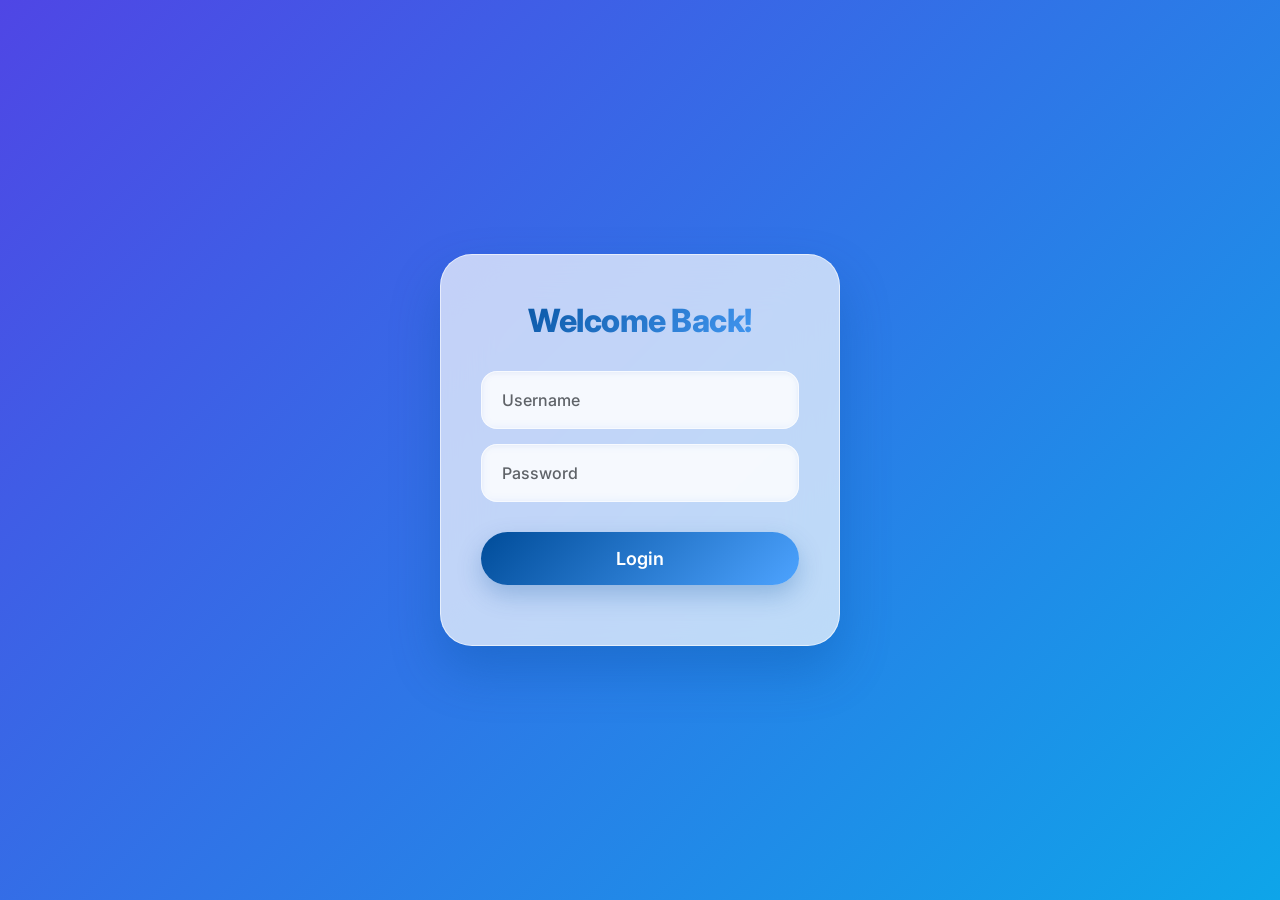
<file: frontend/index.html>
<!DOCTYPE html>
<html>
<head>
    <meta charset="UTF-8" />
    <title>NeoBank</title>
    <script>
        // simple check
        const token = localStorage.getItem("token");
        if (token) {
            window.location.href = "./pages/dashboard.html";
        } else {
            window.location.href = "./pages/login.html";
        }
    </script>
</head>
<body></body>
</html>







<!-- <!DOCTYPE html>
<html lang="en">
<head>
    <meta charset="UTF-8">
    <meta name="viewport" content="width=device-width, initial-scale=1.0">
    <title>NeoBank - AI Voice Banking</title>
    <link rel="icon" href="data:,">
    <link rel="stylesheet" href="https://cdnjs.cloudflare.com/ajax/libs/font-awesome/6.4.0/css/all.min.css">
    <style>
        * {
            margin: 0;
            padding: 0;
            box-sizing: border-box;
        }

        body {
            font-family: 'Inter', -apple-system, BlinkMacSystemFont, 'Segoe UI', sans-serif;
            background: linear-gradient(135deg, #667eea 0%, #764ba2 100%);
            min-height: 100vh;
            display: flex;
            align-items: center;
            justify-content: center;
            padding: 20px;
        }

        .app-container {
            background: white;
            border-radius: 24px;
            box-shadow: 0 20px 60px rgba(0,0,0,0.3);
            width: 100%;
            max-width: 1200px;
            overflow: hidden;
            display: flex;
            min-height: 600px;
        }

        .sidebar {
            background: linear-gradient(180deg, #1e3c72 0%, #2a5298 100%);
            width: 280px;
            padding: 30px;
            color: white;
            display: flex;
            flex-direction: column;
        }

        .logo {
            display: flex;
            align-items: center;
            gap: 12px;
            margin-bottom: 40px;
            font-size: 24px;
            font-weight: bold;
        }

        .logo i {
            font-size: 32px;
            color: #ffd700;
        }

        .user-info {
            background: rgba(255,255,255,0.1);
            padding: 20px;
            border-radius: 16px;
            margin-bottom: 30px;
        }

        .user-info h3 {
            font-size: 18px;
            margin-bottom: 8px;
        }

        .user-info p {
            font-size: 14px;
            opacity: 0.8;
        }

        .nav-menu {
            flex: 1;
        }

        .nav-item {
            padding: 14px 20px;
            margin-bottom: 8px;
            border-radius: 12px;
            cursor: pointer;
            display: flex;
            align-items: center;
            gap: 12px;
            transition: all 0.3s;
            font-size: 15px;
        }

        .nav-item:hover {
            background: rgba(255,255,255,0.1);
        }

        .nav-item.active {
            background: rgba(255,255,255,0.2);
        }

        .nav-item i {
            width: 20px;
            text-align: center;
        }

        .main-content {
            flex: 1;
            padding: 40px;
            background: #f8f9fa;
            overflow-y: auto;
        }

        .page {
            display: none;
        }

        .page.active {
            display: block;
            animation: fadeIn 0.3s;
        }

        @keyframes fadeIn {
            from { opacity: 0; transform: translateY(10px); }
            to { opacity: 1; transform: translateY(0); }
        }

        .page-header {
            margin-bottom: 30px;
        }

        .page-header h1 {
            font-size: 32px;
            color: #1e3c72;
            margin-bottom: 8px;
        }

        .page-header p {
            color: #666;
        }

        .card {
            background: white;
            border-radius: 16px;
            padding: 24px;
            box-shadow: 0 2px 8px rgba(0,0,0,0.1);
            margin-bottom: 24px;
        }

        .accounts-grid {
            display: grid;
            grid-template-columns: repeat(auto-fit, minmax(300px, 1fr));
            gap: 20px;
        }

        .account-card {
            background: linear-gradient(135deg, #667eea 0%, #764ba2 100%);
            color: white;
            padding: 24px;
            border-radius: 16px;
            position: relative;
            overflow: hidden;
        }

        .account-type {
            font-size: 14px;
            opacity: 0.9;
            margin-bottom: 8px;
        }

        .account-balance {
            font-size: 36px;
            font-weight: bold;
            margin: 16px 0;
        }

        .account-number {
            font-size: 14px;
            opacity: 0.8;
        }

        .transaction-table {
            width: 100%;
            border-collapse: collapse;
        }

        .transaction-table th {
            text-align: left;
            padding: 12px;
            border-bottom: 2px solid #e9ecef;
            color: #666;
            font-weight: 600;
            font-size: 14px;
        }

        .transaction-table td {
            padding: 16px 12px;
            border-bottom: 1px solid #f1f3f5;
        }

        .transaction-icon {
            width: 40px;
            height: 40px;
            border-radius: 50%;
            display: flex;
            align-items: center;
            justify-content: center;
            font-size: 18px;
        }

        .transaction-icon.credit {
            background: #d4edda;
            color: #155724;
        }

        .transaction-icon.debit {
            background: #f8d7da;
            color: #721c24;
        }

        .amount.credit {
            color: #28a745;
            font-weight: 600;
        }

        .amount.debit {
            color: #dc3545;
            font-weight: 600;
        }

        .form-group {
            margin-bottom: 20px;
        }

        .form-group label {
            display: block;
            margin-bottom: 8px;
            color: #333;
            font-weight: 500;
        }

        .form-group input, .form-group select {
            width: 100%;
            padding: 12px 16px;
            border: 2px solid #e9ecef;
            border-radius: 8px;
            font-size: 15px;
            transition: all 0.3s;
        }

        .form-group input:focus, .form-group select:focus {
            outline: none;
            border-color: #667eea;
        }

        .btn {
            padding: 12px 24px;
            border: none;
            border-radius: 8px;
            font-size: 15px;
            font-weight: 600;
            cursor: pointer;
            transition: all 0.3s;
            display: inline-flex;
            align-items: center;
            gap: 8px;
        }

        .btn-primary {
            background: linear-gradient(135deg, #667eea 0%, #764ba2 100%);
            color: white;
        }

        .btn-primary:hover {
            transform: translateY(-2px);
            box-shadow: 0 4px 12px rgba(102, 126, 234, 0.4);
        }

        .btn-secondary {
            background: #e9ecef;
            color: #333;
        }

        /* Voice Assistant Specific */
        .voice-assistant-card {
            text-align: center;
            padding: 40px;
            background: linear-gradient(135deg, #f5f7fa 0%, #c3cfe2 100%);
        }

        .voice-wave {
            width: 200px;
            height: 200px;
            margin: 0 auto 30px;
            position: relative;
        }

        .voice-button {
            width: 150px;
            height: 150px;
            border-radius: 50%;
            border: none;
            background: linear-gradient(135deg, #667eea 0%, #764ba2 100%);
            color: white;
            font-size: 64px;
            cursor: pointer;
            transition: all 0.3s;
            box-shadow: 0 8px 24px rgba(102, 126, 234, 0.3);
            position: relative;
            display: flex;
            align-items: center;
            justify-content: center;
        }

        .voice-button:hover {
            transform: scale(1.05);
        }

        .voice-button.listening {
            animation: pulse 1.5s infinite;
            background: #dc3545;
        }

        .voice-button.processing {
            animation: rotate 2s linear infinite;
            background: #ffc107;
        }

        @keyframes pulse {
            0%, 100% { transform: scale(1); box-shadow: 0 8px 24px rgba(220, 53, 69, 0.3); }
            50% { transform: scale(1.1); box-shadow: 0 12px 32px rgba(220, 53, 69, 0.5); }
        }

        @keyframes rotate {
            from { transform: rotate(0deg); }
            to { transform: rotate(360deg); }
        }

        .conversation-display {
            background: white;
            border-radius: 16px;
            padding: 24px;
            min-height: 300px;
            max-height: 400px;
            overflow-y: auto;
            margin-bottom: 24px;
            box-shadow: inset 0 2px 8px rgba(0,0,0,0.05);
        }

        .conversation-bubble {
            padding: 12px 16px;
            border-radius: 18px;
            margin-bottom: 12px;
            max-width: 80%;
            word-wrap: break-word;
            animation: slideIn 0.3s;
        }

        @keyframes slideIn {
            from { opacity: 0; transform: translateY(10px); }
            to { opacity: 1; transform: translateY(0); }
        }

        .conversation-bubble.user {
            background: #667eea;
            color: white;
            margin-left: auto;
            text-align: right;
        }

        .conversation-bubble.assistant {
            background: #e9ecef;
            color: #333;
            margin-right: auto;
        }

        .voice-status {
            font-size: 18px;
            font-weight: 600;
            color: #1e3c72;
            margin-top: 20px;
        }

        .voice-commands {
            background: white;
            border-radius: 16px;
            padding: 24px;
            margin-top: 24px;
        }

        .command-item {
            padding: 12px;
            margin: 8px 0;
            background: #f8f9fa;
            border-left: 4px solid #667eea;
            border-radius: 4px;
        }

        .command-item strong {
            color: #667eea;
        }

        .status-badge {
            display: inline-block;
            padding: 6px 12px;
            border-radius: 20px;
            font-size: 13px;
            font-weight: 600;
        }

        .status-badge.success {
            background: #d4edda;
            color: #155724;
        }

        .status-badge.warning {
            background: #fff3cd;
            color: #856404;
        }

        .modal {
            display: none;
            position: fixed;
            top: 0;
            left: 0;
            right: 0;
            bottom: 0;
            background: rgba(0,0,0,0.5);
            z-index: 1000;
            align-items: center;
            justify-content: center;
        }

        .modal.active {
            display: flex;
        }

        .modal-content {
            background: white;
            border-radius: 16px;
            padding: 32px;
            max-width: 500px;
            width: 90%;
            max-height: 90vh;
            overflow-y: auto;
        }

        .login-screen {
            display: flex;
            align-items: center;
            justify-content: center;
            width: 100%;
            min-height: 600px;
            background: linear-gradient(135deg, #667eea 0%, #764ba2 100%);
        }

        .login-card {
            background: white;
            border-radius: 24px;
            padding: 48px;
            width: 100%;
            max-width: 400px;
            box-shadow: 0 20px 60px rgba(0,0,0,0.3);
        }

        .login-header {
            text-align: center;
            margin-bottom: 32px;
        }

        .login-header i {
            font-size: 48px;
            color: #667eea;
            margin-bottom: 16px;
        }

        .login-header h1 {
            color: #1e3c72;
            margin-bottom: 8px;
        }

        .alert {
            padding: 12px 16px;
            border-radius: 8px;
            margin-bottom: 16px;
            font-size: 14px;
        }

        .alert-success {
            background: #d4edda;
            color: #155724;
        }

        .alert-danger {
            background: #f8d7da;
            color: #721c24;
        }

        .alert-info {
            background: #d1ecf1;
            color: #0c5460;
        }

        @media (max-width: 768px) {
            .app-container {
                flex-direction: column;
            }
            
            .sidebar {
                width: 100%;
            }
            
            .accounts-grid {
                grid-template-columns: 1fr;
            }
        }
    </style>
</head>
<body>
    <div class="app-container">
        <div id="login-screen" class="login-screen">
            <div class="login-card">
                <div class="login-header">
                    <i class="fa-solid fa-shield-halved"></i>
                    <h1>NeoBank AI</h1>
                    <p>Voice-Powered Banking</p>
                </div>
                <div id="login-alert"></div>
                <div class="form-group">
                    <label>Username</label>
                    <input type="text" id="login-username" value="user123" placeholder="Enter username">
                </div>
                <div class="form-group">
                    <label>Password</label>
                    <input type="password" id="login-password" value="password123" placeholder="Enter password">
                </div>
                <button class="btn btn-primary" id="login-btn" style="width: 100%;">
                    <i class="fa-solid fa-sign-in-alt"></i> Login
                </button>
            </div>
        </div>

        <div id="main-app" style="display: none; width: 100%; flex-direction: row;">
            <div class="sidebar">
                <div class="logo">
                    <i class="fa-solid fa-robot"></i>
                    <span>NeoBank AI</span>
                </div>

                <div class="user-info">
                    <h3 id="user-name">Alex Johnson</h3>
                    <p id="user-account">Account: ****5678</p>
                    <div style="margin-top: 12px;">
                        <span class="status-badge warning" id="voice-status">
                            <i class="fa-solid fa-microphone-slash"></i> Voice Setup Required
                        </span>
                    </div>
                </div>

                <nav class="nav-menu">
                    <div class="nav-item active" data-page="voice-assistant">
                        <i class="fa-solid fa-microphone"></i>
                        <span>Voice Assistant</span>
                    </div>
                    <div class="nav-item" data-page="dashboard">
                        <i class="fa-solid fa-house"></i>
                        <span>Dashboard</span>
                    </div>
                    <div class="nav-item" data-page="accounts">
                        <i class="fa-solid fa-wallet"></i>
                        <span>Accounts</span>
                    </div>
                    <div class="nav-item" data-page="transfer">
                        <i class="fa-solid fa-exchange-alt"></i>
                        <span>Transfer Money</span>
                    </div>
                    <div class="nav-item" data-page="transactions">
                        <i class="fa-solid fa-receipt"></i>
                        <span>Transactions</span>
                    </div>
                    <div class="nav-item" data-page="voice-setup">
                        <i class="fa-solid fa-fingerprint"></i>
                        <span>Voice Setup</span>
                    </div>
                </nav>

                <button class="btn btn-secondary" id="logout-btn" style="width: 100%;">
                    <i class="fa-solid fa-sign-out-alt"></i> Logout
                </button>
            </div>

            <div class="main-content">
                <div class="page active" id="page-voice-assistant">
                    <div class="page-header">
                        <h1>🎤 AI Voice Assistant</h1>
                        <p>Speak naturally to perform banking operations</p>
                    </div>

                    <div class="card voice-assistant-card">
                        <div class="conversation-display" id="conversation-display">
                            <div class="conversation-bubble assistant">
                                👋 Hello! I'm your AI banking assistant. Hold the button and tell me what you'd like to do!
                            </div>
                        </div>

                        <div class="voice-wave">
                            <button class="voice-button" id="voice-assistant-btn">
                                <i class="fa-solid fa-microphone"></i>
                            </button>
                        </div>

                        <div class="voice-status" id="voice-assistant-status">
                            Press and hold to speak
                        </div>

                        <div class="voice-commands">
                            <h3 style="margin-bottom: 16px; color: #1e3c72;">Try saying:</h3>
                            <div class="command-item">
                                <strong>"Check my balance"</strong> - View account balances
                            </div>
                            <div class="command-item">
                                <strong>"Show transaction history"</strong> - View recent transactions
                            </div>
                            <div class="command-item">
                                <strong>"Send $100 to Jane"</strong> - Initiate money transfer
                            </div>
                            <div class="command-item">
                                <strong>"What are your loan rates?"</strong> - Get loan information
                            </div>
                        </div>
                    </div>
                </div>

                <div class="page" id="page-dashboard">
                    <div class="page-header">
                        <h1>Dashboard</h1>
                        <p>Welcome back! Here's your financial overview</p>
                    </div>

                    <div class="accounts-grid">
                        <div class="account-card">
                            <div class="account-type">Checking Account</div>
                            <div class="account-balance" id="dash-balance">$5,230.50</div>
                            <div class="account-number">•••• •••• •••• 5678</div>
                        </div>
                    </div>

                    <div class="card">
                        <table class="transaction-table">
                            <thead>
                                <tr>
                                    <th>Type</th>
                                    <th>Description</th>
                                    <th>Date</th>
                                    <th>Amount</th>
                                </tr>
                            </thead>
                            <tbody id="dashboard-transactions"></tbody>
                        </table>
                    </div>
                </div>

                <div class="page" id="page-accounts">
                    <div class="page-header">
                        <h1>My Accounts</h1>
                        <p>Manage your accounts and view balances</p>
                    </div>
                    <div class="accounts-grid" id="accounts-list"></div>
                </div>

                <div class="page" id="page-transfer">
                    <div class="page-header">
                        <h1>Transfer Money</h1>
                        <p>Send money securely with voice authentication</p>
                    </div>
                    <div class="card">
                        <div id="transfer-alert"></div>
                        <div class="form-group">
                            <label>Recipient</label>
                            <input type="text" id="transfer-recipient" placeholder="Enter recipient name">
                        </div>
                        <div class="form-group">
                            <label>Amount</label>
                            <input type="number" id="transfer-amount" placeholder="0.00" step="0.01">
                        </div>
                        <button class="btn btn-primary" id="initiate-transfer-btn">
                            <i class="fa-solid fa-lock"></i> Proceed to Security Verification
                        </button>
                    </div>
                </div>

                <div class="page" id="page-transactions">
                    <div class="page-header">
                        <h1>Transaction History</h1>
                        <p>View all your past transactions</p>
                    </div>
                    <div class="card">
                        <table class="transaction-table">
                            <thead>
                                <tr>
                                    <th>Type</th>
                                    <th>Description</th>
                                    <th>Date</th>
                                    <th>Amount</th>
                                    <th>Status</th>
                                </tr>
                            </thead>
                            <tbody id="all-transactions"></tbody>
                        </table>
                    </div>
                </div>

                <div class="page" id="page-voice-setup">
                    <div class="page-header">
                        <h1>Voice Authentication Setup</h1>
                        <p>Set up biometric voice security</p>
                    </div>
                    <div class="card" style="text-align: center; padding: 40px;">
                        <div id="enrollment-message">
                            <h2 style="margin-bottom: 16px;">Voice ID Setup</h2>
                            <p style="color: #666; margin-bottom: 24px;">
                                Record yourself saying: <strong>"My voice is my password"</strong>
                            </p>
                            
                            <div id="enrollment-controls">
                                <div style="display: flex; gap: 16px; justify-content: center; margin: 24px 0;">
                                    <button class="btn btn-primary" id="record-sample-1">
                                        <i class="fa-solid fa-microphone"></i> Sample 1
                                    </button>
                                    <button class="btn btn-secondary" id="record-sample-2" disabled>
                                        <i class="fa-solid fa-microphone"></i> Sample 2
                                    </button>
                                    <button class="btn btn-secondary" id="record-sample-3" disabled>
                                        <i class="fa-solid fa-microphone"></i> Sample 3
                                    </button>
                                </div>
                                <button class="btn btn-primary" id="submit-enrollment" style="display: none;">
                                    <i class="fa-solid fa-check"></i> Complete Enrollment
                                </button>
                            </div>
                            
                            <div id="enrollment-status" style="margin-top: 24px;"></div>
                        </div>

                        <div id="enrollment-success" style="display: none;">
                            <i class="fa-solid fa-check-circle" style="font-size: 64px; color: #28a745; margin-bottom: 24px;"></i>
                            <h2 style="color: #28a745; margin-bottom: 16px;">Voice Authentication Enabled!</h2>
                            <p style="color: #666; margin-bottom: 24px;">
                                Your voice biometrics have been successfully enrolled. You can now use voice commands to perform secure transactions.
                            </p>
                            <button class="btn btn-primary" onclick="navigateToPage('voice-assistant')">
                                <i class="fa-solid fa-microphone"></i> Try Voice Assistant
                            </button>
                        </div>
                    </div>
                </div>
            </div>
        </div>
    </div>

    <div class="modal" id="security-modal">
        <div class="modal-content">
            <h2 style="margin-bottom: 24px;">Security Verification</h2>
            
            <div id="security-step-pin">
                <h3 style="margin-bottom: 16px;">Step 1: Enter PIN</h3>
                <div class="form-group">
                    <input type="password" id="security-pin" placeholder="••••" maxlength="4">
                </div>
                <button class="btn btn-primary" id="verify-pin-btn">Verify PIN</button>
            </div>

            <div id="security-step-voice" style="display: none; text-align: center;">
                <h3 style="margin-bottom: 16px;">Step 2: Voice Verification</h3>
                <p style="margin-bottom: 24px;">Say: <strong>"My voice is my password"</strong></p>
                <button class="voice-button" id="verify-voice-btn" style="width: 120px; height: 120px; font-size: 48px; margin: 0 auto;">
                    <i class="fa-solid fa-microphone"></i>
                </button>
            </div>

            <div id="security-status" style="margin-top: 24px;"></div>
            <button class="btn btn-secondary" id="close-security-modal" style="margin-top: 16px;">Cancel</button>
        </div>
    </div>

    <script>
        const API_URL = 'http://127.0.0.1:8000';
        let userToken = null;
        let currentUser = null;
        let audioContext = null;
        let mediaStreamSource = null;
        let audioBlobs = [];
        let pendingTransfer = null;
        let isVoiceEnrolled = false;

        // Speech Recognition
        const SpeechRecognition = window.SpeechRecognition || window.webkitSpeechRecognition;
        let recognition = null;

        if (SpeechRecognition) {
            recognition = new SpeechRecognition();
            recognition.continuous = false;
            recognition.interimResults = false;
            recognition.lang = 'en-US';
        }

        // Initialize
        document.addEventListener('DOMContentLoaded', () => {
            initializeApp();
        });

        async function initializeApp() {
            console.log('🚀 Initializing app...');
            
            // Attach event listeners FIRST
            document.getElementById('login-btn').addEventListener('click', handleLogin);
            document.getElementById('logout-btn').addEventListener('click', handleLogout);
            document.getElementById('initiate-transfer-btn').addEventListener('click', initiateTransfer);
            document.getElementById('verify-pin-btn').addEventListener('click', verifyPIN);
            document.getElementById('verify-voice-btn').addEventListener('click', recordVoiceVerification);
            document.getElementById('close-security-modal').addEventListener('click', closeSecurityModal);
            document.getElementById('submit-enrollment').addEventListener('click', submitEnrollment);
            document.getElementById('record-sample-1').addEventListener('click', () => recordSample(1));
            document.getElementById('record-sample-2').addEventListener('click', () => recordSample(2));
            document.getElementById('record-sample-3').addEventListener('click', () => recordSample(3));

            // Voice Assistant Button
            const voiceBtn = document.getElementById('voice-assistant-btn');
            voiceBtn.addEventListener('mousedown', startVoiceListening);
            voiceBtn.addEventListener('mouseup', stopVoiceListening);
            voiceBtn.addEventListener('touchstart', startVoiceListening);
            voiceBtn.addEventListener('touchend', stopVoiceListening);

            // Navigation
            document.querySelectorAll('.nav-item').forEach(item => {
                item.addEventListener('click', () => navigateToPage(item.dataset.page));
            });

            console.log('✓ Event listeners attached');

            // Initialize audio (non-blocking)
            try {
                const stream = await navigator.mediaDevices.getUserMedia({ audio: true });
                audioContext = new (window.AudioContext || window.webkitAudioContext)();
                mediaStreamSource = audioContext.createMediaStreamSource(stream);
                console.log('✓ Audio initialized');
            } catch (err) {
                console.warn('⚠️ Microphone access denied:', err);
                addToConversation('assistant', '⚠️ Please grant microphone access to use voice features.');
            }
        }

        // Authentication
        async function handleLogin() {
            const username = document.getElementById('login-username').value;
            const password = document.getElementById('login-password').value;
            const alertDiv = document.getElementById('login-alert');

            try {
                const response = await fetch(`${API_URL}/auth/login`, {
                    method: 'POST',
                    headers: { 'Content-Type': 'application/json' },
                    body: JSON.stringify({ username, password })
                });

                if (!response.ok) throw new Error('Invalid credentials');

                const data = await response.json();
                userToken = data.access_token;

                alertDiv.innerHTML = '<div class="alert alert-success">Login successful!</div>';

                setTimeout(() => {
                    document.getElementById('login-screen').style.display = 'none';
                    document.getElementById('main-app').style.display = 'flex';
                    loadUserData();
                }, 1000);

            } catch (error) {
                alertDiv.innerHTML = '<div class="alert alert-danger">Login failed. Please check your credentials.</div>';
            }
        }

        function handleLogout() {
            userToken = null;
            currentUser = null;
            document.getElementById('main-app').style.display = 'none';
            document.getElementById('login-screen').style.display = 'flex';
            document.getElementById('login-alert').innerHTML = '';
        }

        async function loadUserData() {
            try {
                const balanceRes = await fetch(`${API_URL}/accounts/balance`, {
                    headers: { 'Authorization': `Bearer ${userToken}` }
                });
                const accounts = await balanceRes.json();
                currentUser = { accounts };

                updateDashboard(accounts[0]);
                updateAccountsList(accounts);
                loadTransactions();

            } catch (error) {
                console.error('Failed to load user data:', error);
            }
        }

        function updateDashboard(account) {
            document.getElementById('dash-balance').textContent = `${account.balance.toFixed(2)}`;
        }

        function updateAccountsList(accounts) {
            const container = document.getElementById('accounts-list');
            container.innerHTML = accounts.map(acc => `
                <div class="account-card">
                    <div class="account-type">${acc.account_type.charAt(0).toUpperCase() + acc.account_type.slice(1)} Account</div>
                    <div class="account-balance">${acc.balance.toFixed(2)}</div>
                    <div class="account-number">•••• •••• •••• 5678</div>
                </div>
            `).join('');
        }

        async function loadTransactions() {
            try {
                const response = await fetch(`${API_URL}/accounts/history`, {
                    headers: { 'Authorization': `Bearer ${userToken}` }
                });
                const transactions = await response.json();

                const tbody = document.querySelector('#all-transactions');
                tbody.innerHTML = transactions.map(tx => `
                    <tr>
                        <td>
                            <div class="transaction-icon ${tx.amount < 0 ? 'debit' : 'credit'}">
                                <i class="fa-solid fa-arrow-${tx.amount < 0 ? 'up' : 'down'}"></i>
                            </div>
                        </td>
                        <td>${tx.description}</td>
                        <td>${tx.date}</td>
                        <td class="amount ${tx.amount < 0 ? 'debit' : 'credit'}">
                            ${tx.amount < 0 ? '-' : '+'}${Math.abs(tx.amount).toFixed(2)}
                        </td>
                        <td><span class="status-badge success">Completed</span></td>
                    </tr>
                `).join('');

                // Also update dashboard transactions (first 3)
                const dashTbody = document.querySelector('#dashboard-transactions');
                dashTbody.innerHTML = transactions.slice(0, 3).map(tx => `
                    <tr>
                        <td>
                            <div class="transaction-icon ${tx.amount < 0 ? 'debit' : 'credit'}">
                                <i class="fa-solid fa-arrow-${tx.amount < 0 ? 'up' : 'down'}"></i>
                            </div>
                        </td>
                        <td>${tx.description}</td>
                        <td>${tx.date}</td>
                        <td class="amount ${tx.amount < 0 ? 'debit' : 'credit'}">
                            ${tx.amount < 0 ? '-' : '+'}${Math.abs(tx.amount).toFixed(2)}
                        </td>
                    </tr>
                `).join('');

            } catch (error) {
                console.error('Failed to load transactions:', error);
            }
        }

        // Navigation
        function navigateToPage(pageId) {
            document.querySelectorAll('.page').forEach(page => page.classList.remove('active'));
            document.querySelectorAll('.nav-item').forEach(item => item.classList.remove('active'));
            
            document.getElementById(`page-${pageId}`).classList.add('active');
            document.querySelector(`[data-page="${pageId}"]`).classList.add('active');
        }

        // Voice Assistant Functions
        function addToConversation(sender, text) {
            const container = document.getElementById('conversation-display');
            const bubble = document.createElement('div');
            bubble.className = `conversation-bubble ${sender}`;
            bubble.textContent = text;
            container.appendChild(bubble);
            container.scrollTop = container.scrollHeight;
        }

        function startVoiceListening() {
            if (!recognition) {
                addToConversation('assistant', '❌ Speech recognition not supported in this browser.');
                return;
            }

            const button = document.getElementById('voice-assistant-btn');
            const status = document.getElementById('voice-assistant-status');
            
            button.classList.add('listening');
            status.textContent = '🎤 Listening...';
            
            recognition.start();

            recognition.onresult = async (event) => {
                const transcript = event.results[0][0].transcript;
                addToConversation('user', transcript);
                
                button.classList.remove('listening');
                button.classList.add('processing');
                status.textContent = '🤔 Processing...';

                await processVoiceCommand(transcript);

                button.classList.remove('processing');
                status.textContent = 'Press and hold to speak';
            };

            recognition.onerror = (event) => {
                console.error('Speech recognition error:', event.error);
                const button = document.getElementById('voice-assistant-btn');
                button.classList.remove('listening', 'processing');
                document.getElementById('voice-assistant-status').textContent = 'Press and hold to speak';
            };
        }

        function stopVoiceListening() {
            if (recognition) {
                recognition.stop();
            }
        }

        async function processVoiceCommand(text) {
            try {
                const response = await fetch(`${API_URL}/detect-intent`, {
                    method: 'POST',
                    headers: { 'Content-Type': 'application/json' },
                    body: JSON.stringify({ text })
                });
                
                if (!response.ok) throw new Error('NLU service error');
                
                const nluData = await response.json();
                const intent = nluData.intent;
                const params = nluData.parameters;
                
                console.log('Intent:', intent, 'Params:', params);

                switch (intent) {
                    case 'check_balance':
                        await handleVoiceBalance();
                        break;
                    case 'get_history':
                        await handleVoiceHistory();
                        break;
                    case 'transfer_funds':
                        if (params.amount && params.person) {
                            await handleVoiceTransfer(params.person, params.amount);
                        } else {
                            addToConversation('assistant', 'Please specify both recipient and amount. For example: "Send $100 to Jane"');
                        }
                        break;
                    case 'ask_loan':
                        await handleVoiceLoan();
                        break;
                    case 'greet':
                        addToConversation('assistant', '👋 Hello! I can help you check balances, make transfers, view transactions, or inquire about loans. What would you like to do?');
                        break;
                    case 'goodbye':
                        addToConversation('assistant', '👋 Goodbye! Have a secure day!');
                        break;
                    default:
                        addToConversation('assistant', "I didn't quite understand that. Try saying things like 'check my balance' or 'send $50 to John'");
                }

            } catch (error) {
                console.error('Error processing command:', error);
                addToConversation('assistant', '❌ Sorry, I had trouble processing that. Please try again.');
            }
        }

        async function handleVoiceBalance() {
            try {
                const response = await fetch(`${API_URL}/accounts/balance`, {
                    headers: { 'Authorization': `Bearer ${userToken}` }
                });
                const accounts = await response.json();
                const checking = accounts[0];
                addToConversation('assistant', `💰 Your checking account balance is ${checking.balance.toFixed(2)}`);
            } catch (error) {
                addToConversation('assistant', '❌ Sorry, I couldn\'t retrieve your balance.');
            }
        }

        async function handleVoiceHistory() {
            try {
                const response = await fetch(`${API_URL}/accounts/history`, {
                    headers: { 'Authorization': `Bearer ${userToken}` }
                });
                const transactions = await response.json();
                const recent = transactions.slice(0, 3);
                
                let message = '📊 Recent transactions:\n\n';
                recent.forEach(tx => {
                    message += `• ${tx.description}: ${tx.amount < 0 ? '-' : '+'}${Math.abs(tx.amount).toFixed(2)} on ${tx.date}\n`;
                });
                
                addToConversation('assistant', message);
            } catch (error) {
                addToConversation('assistant', '❌ Sorry, I couldn\'t retrieve your transaction history.');
            }
        }

        async function handleVoiceTransfer(recipient, amount) {
            // Parse amount (remove currency symbols)
            const numAmount = parseFloat(amount.replace(/[^0-9.]/g, ''));
            
            if (isNaN(numAmount) || numAmount <= 0) {
                addToConversation('assistant', '❌ Invalid amount specified.');
                return;
            }

            addToConversation('assistant', `🔒 To send ${numAmount} to ${recipient}, I need to verify your identity. Please enter your PIN and provide voice verification.`);
            
            // Set up pending transfer
            pendingTransfer = { recipient, amount: numAmount, currency: 'USD' };
            
            // Open security modal
            document.getElementById('security-modal').classList.add('active');
        }

        async function handleVoiceLoan() {
            try {
                const response = await fetch(`${API_URL}/loans/info`);
                const loans = await response.json();
                
                let message = '🏦 Available loan products:\n\n';
                loans.forEach(loan => {
                    message += `• ${loan.loan_type.charAt(0).toUpperCase() + loan.loan_type.slice(1)} Loan: ${loan.interest_rate}% interest rate\n`;
                });
                
                addToConversation('assistant', message);
            } catch (error) {
                addToConversation('assistant', '❌ Sorry, I couldn\'t retrieve loan information.');
            }
        }

        // Transfer Flow
        function initiateTransfer() {
            const recipient = document.getElementById('transfer-recipient').value;
            const amount = parseFloat(document.getElementById('transfer-amount').value);
            const alertDiv = document.getElementById('transfer-alert');

            if (!recipient || !amount || amount <= 0) {
                alertDiv.innerHTML = '<div class="alert alert-danger">Please enter valid recipient and amount</div>';
                return;
            }

            if (currentUser && amount > currentUser.accounts[0].balance) {
                alertDiv.innerHTML = '<div class="alert alert-danger">Insufficient funds</div>';
                return;
            }

            pendingTransfer = { recipient, amount, currency: 'USD' };
            document.getElementById('security-modal').classList.add('active');
        }

        async function verifyPIN() {
            const pin = document.getElementById('security-pin').value;
            const statusDiv = document.getElementById('security-status');

            if (pin.length !== 4) {
                statusDiv.innerHTML = '<div class="alert alert-danger">PIN must be 4 digits</div>';
                return;
            }

            try {
                const response = await fetch(`${API_URL}/auth/verify-pin`, {
                    method: 'POST',
                    headers: {
                        'Authorization': `Bearer ${userToken}`,
                        'Content-Type': 'application/json'
                    },
                    body: JSON.stringify({ pin })
                });

                if (!response.ok) throw new Error('Invalid PIN');

                statusDiv.innerHTML = '<div class="alert alert-success">✓ PIN verified!</div>';
                pendingTransfer.pin = pin;

                setTimeout(() => {
                    document.getElementById('security-step-pin').style.display = 'none';
                    document.getElementById('security-step-voice').style.display = 'block';
                    statusDiv.innerHTML = '';
                }, 1500);

            } catch (error) {
                statusDiv.innerHTML = '<div class="alert alert-danger">❌ Invalid PIN</div>';
            }
        }

        async function recordVoiceVerification() {
            if (!audioContext || audioContext.state === 'suspended') {
                await audioContext.resume();
            }

            const button = document.getElementById('verify-voice-btn');
            const statusDiv = document.getElementById('security-status');

            button.classList.add('recording');
            statusDiv.innerHTML = '<div class="alert alert-info">🎤 Recording...</div>';

            const audioData = [];
            const bufferSize = 4096;
            const recorderNode = audioContext.createScriptProcessor(bufferSize, 1, 1);

            recorderNode.onaudioprocess = (e) => {
                const inputData = e.inputBuffer.getChannelData(0);
                for (let i = 0; i < inputData.length; i++) {
                    audioData.push(inputData[i]);
                }
            };

            mediaStreamSource.connect(recorderNode);
            recorderNode.connect(audioContext.destination);

            setTimeout(async () => {
                mediaStreamSource.disconnect(recorderNode);
                recorderNode.disconnect(audioContext.destination);
                button.classList.remove('recording');

                const wavBlob = exportWAV(audioData, audioContext.sampleRate);
                await verifyVoiceAndTransfer(wavBlob);
            }, 3000);
        }

        async function verifyVoiceAndTransfer(voiceBlob) {
            const statusDiv = document.getElementById('security-status');
            statusDiv.innerHTML = '<div class="alert alert-info">🔍 Verifying voice...</div>';

            try {
                const formData = new FormData();
                formData.append('file', voiceBlob, 'verify.wav');

                const response = await fetch(`${API_URL}/auth/verify-voice`, {
                    method: 'POST',
                    headers: { 'Authorization': `Bearer ${userToken}` },
                    body: formData
                });

                if (!response.ok) {
                    const error = await response.json();
                    throw new Error(error.detail || 'Voice verification failed');
                }

                statusDiv.innerHTML = '<div class="alert alert-success">✓ Voice verified!</div>';
                setTimeout(() => executeTransfer(), 1000);

            } catch (error) {
                statusDiv.innerHTML = `<div class="alert alert-danger">❌ ${error.message}</div>`;
            }
        }

        async function executeTransfer() {
            const statusDiv = document.getElementById('security-status');

            try {
                const response = await fetch(`${API_URL}/transfer`, {
                    method: 'POST',
                    headers: {
                        'Authorization': `Bearer ${userToken}`,
                        'Content-Type': 'application/json'
                    },
                    body: JSON.stringify({
                        recipient: pendingTransfer.recipient,
                        amount: pendingTransfer.amount,
                        currency: pendingTransfer.currency,
                        pin: pendingTransfer.pin
                    })
                });

                if (!response.ok) throw new Error('Transfer failed');

                const data = await response.json();
                statusDiv.innerHTML = `<div class="alert alert-success">✅ Transfer successful! New balance: ${data.new_balance.toFixed(2)}</div>`;

                // Add to conversation if initiated via voice
                addToConversation('assistant', `✅ Successfully transferred ${pendingTransfer.amount} to ${pendingTransfer.recipient}. Your new balance is ${data.new_balance.toFixed(2)}`);

                setTimeout(() => {
                    closeSecurityModal();
                    loadUserData();
                    document.getElementById('transfer-alert').innerHTML = '<div class="alert alert-success">✅ Money transferred successfully!</div>';
                    document.getElementById('transfer-recipient').value = '';
                    document.getElementById('transfer-amount').value = '';
                }, 2000);

            } catch (error) {
                statusDiv.innerHTML = '<div class="alert alert-danger">❌ Transfer failed</div>';
            }
        }

        function closeSecurityModal() {
            document.getElementById('security-modal').classList.remove('active');
            document.getElementById('security-step-pin').style.display = 'block';
            document.getElementById('security-step-voice').style.display = 'none';
            document.getElementById('security-pin').value = '';
            document.getElementById('security-status').innerHTML = '';
            pendingTransfer = null;
        }

        // Voice Enrollment
        async function recordSample(sampleNum) {
            if (!audioContext || audioContext.state === 'suspended') {
                await audioContext.resume();
            }

            const button = document.getElementById(`record-sample-${sampleNum}`);
            const nextButton = document.getElementById(`record-sample-${sampleNum + 1}`);
            const statusDiv = document.getElementById('enrollment-status');

            button.innerHTML = '<i class="fa-solid fa-circle fa-beat"></i> Recording...';
            button.disabled = true;
            statusDiv.innerHTML = '<div class="alert alert-info">🎤 Recording... Say: "My voice is my password"</div>';

            const audioData = [];
            const bufferSize = 4096;
            const recorderNode = audioContext.createScriptProcessor(bufferSize, 1, 1);

            recorderNode.onaudioprocess = (e) => {
                const inputData = e.inputBuffer.getChannelData(0);
                for (let i = 0; i < inputData.length; i++) {
                    audioData.push(inputData[i]);
                }
            };

            mediaStreamSource.connect(recorderNode);
            recorderNode.connect(audioContext.destination);

            setTimeout(() => {
                mediaStreamSource.disconnect(recorderNode);
                recorderNode.disconnect(audioContext.destination);

                const wavBlob = exportWAV(audioData, audioContext.sampleRate);
                audioBlobs.push(wavBlob);

                button.innerHTML = '<i class="fa-solid fa-check"></i> Recorded';
                button.style.background = '#28a745';
                button.style.color = 'white';
                statusDiv.innerHTML = `<div class="alert alert-success">✓ Sample ${sampleNum} recorded</div>`;

                if (nextButton) {
                    nextButton.disabled = false;
                    nextButton.classList.remove('btn-secondary');
                    nextButton.classList.add('btn-primary');
                } else {
                    document.getElementById('submit-enrollment').style.display = 'block';
                }
            }, 3000);
        }

        async function submitEnrollment() {
            const statusDiv = document.getElementById('enrollment-status');

            if (audioBlobs.length !== 3) {
                statusDiv.innerHTML = '<div class="alert alert-danger">Please record all 3 samples</div>';
                return;
            }

            statusDiv.innerHTML = '<div class="alert alert-info">Uploading...</div>';

            try {
                const formData = new FormData();
                formData.append('file1', audioBlobs[0], 'sample1.wav');
                formData.append('file2', audioBlobs[1], 'sample2.wav');
                formData.append('file3', audioBlobs[2], 'sample3.wav');

                const response = await fetch(`${API_URL}/auth/enroll-voice`, {
                    method: 'POST',
                    headers: { 'Authorization': `Bearer ${userToken}` },
                    body: formData
                });

                if (!response.ok) throw new Error('Enrollment failed');

                // Hide enrollment form, show success message
                document.getElementById('enrollment-message').style.display = 'none';
                document.getElementById('enrollment-success').style.display = 'block';

                // Update sidebar status
                document.getElementById('voice-status').innerHTML = '<i class="fa-solid fa-microphone"></i> Voice Enabled';
                document.getElementById('voice-status').classList.remove('warning');
                document.getElementById('voice-status').classList.add('success');
                
                isVoiceEnrolled = true;
                audioBlobs = [];

                // Add to conversation
                addToConversation('assistant', '✅ Voice authentication enabled! You can now use voice commands for secure transactions.');

            } catch (error) {
                statusDiv.innerHTML = '<div class="alert alert-danger">❌ Enrollment failed. Please try again.</div>';
            }
        }

        // Audio Processing
        function exportWAV(audioData, sampleRate) {
            const buffer = new ArrayBuffer(44 + audioData.length * 2);
            const view = new DataView(buffer);

            writeString(view, 0, 'RIFF');
            view.setUint32(4, 36 + audioData.length * 2, true);
            writeString(view, 8, 'WAVE');
            writeString(view, 12, 'fmt ');
            view.setUint32(16, 16, true);
            view.setUint16(20, 1, true);
            view.setUint16(22, 1, true);
            view.setUint32(24, sampleRate, true);
            view.setUint32(28, sampleRate * 2, true);
            view.setUint16(32, 2, true);
            view.setUint16(34, 16, true);
            writeString(view, 36, 'data');
            view.setUint32(40, audioData.length * 2, true);

            let offset = 44;
            for (let i = 0; i < audioData.length; i++) {
                let s = Math.max(-1, Math.min(1, audioData[i]));
                s = s < 0 ? s * 0x8000 : s * 0x7FFF;
                view.setInt16(offset, s, true);
                offset += 2;
            }

            return new Blob([view], { type: 'audio/wav' });
        }

        function writeString(view, offset, string) {
            for (let i = 0; i < string.length; i++) {
                view.setUint8(offset + i, string.charCodeAt(i));
            }
        }
    </script>
</body>
</html> -->
</file>
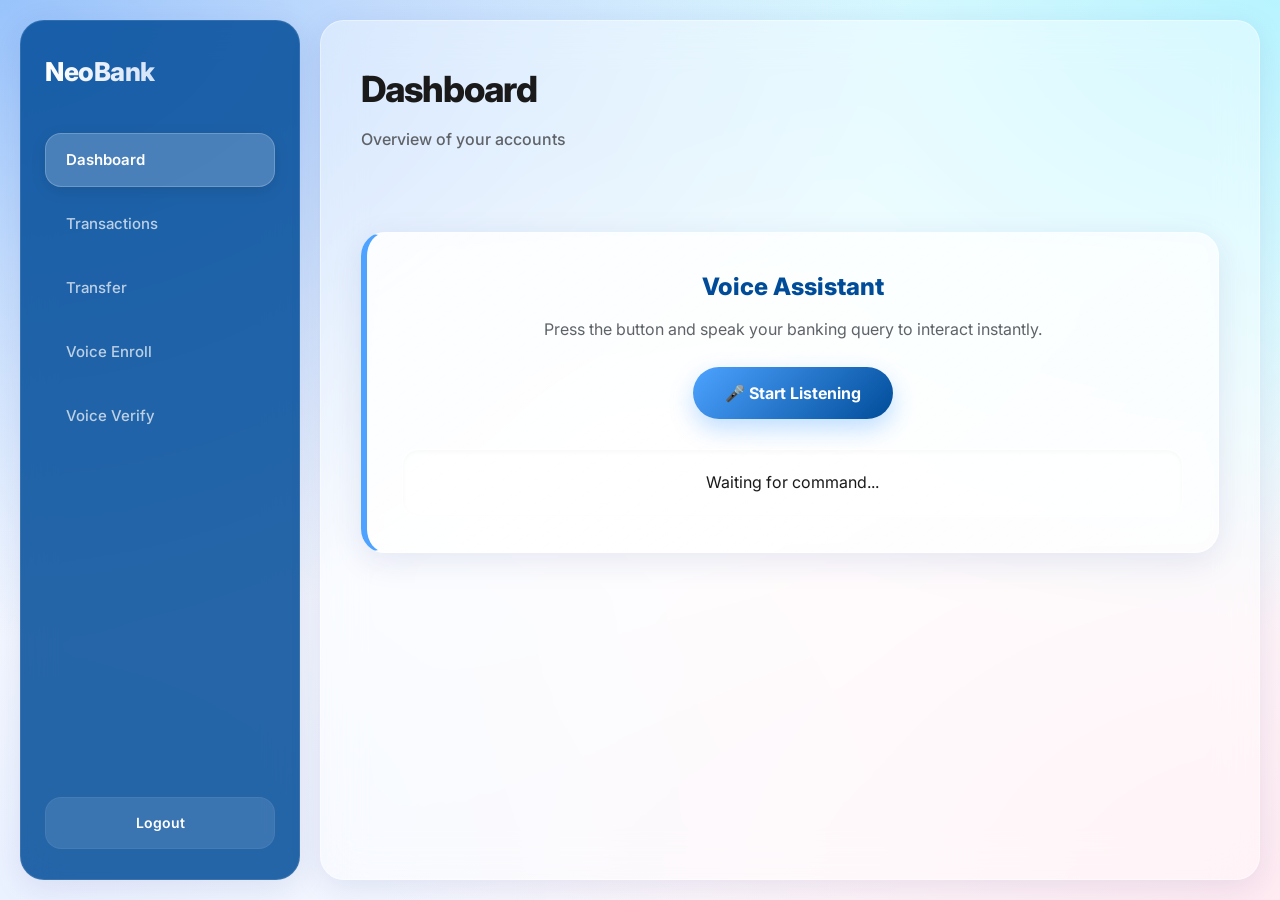
<file: frontend/pages/dashboard.html>
<!DOCTYPE html>
<html>
  <head>
    <meta charset="UTF-8" />
    <title>Dashboard - NeoBank</title>
    <link rel="preconnect" href="https://fonts.googleapis.com">
    <link rel="preconnect" href="https://fonts.gstatic.com" crossorigin>
    <link href="https://fonts.googleapis.com/css2?family=Inter:wght@300;400;500;600;700;800&display=swap" rel="stylesheet">
    
    <link rel="stylesheet" href="../css/global.css" />
    <link rel="stylesheet" href="../css/dashboard.css" />
  </head>
  <body>
    <div class="layout">
      <aside class="sidebar">
        <h3>
           NeoBank
        </h3>
        <nav>
          <a href="dashboard.html" class="active">Dashboard</a>
          <a href="transactions.html">Transactions</a>
          <a href="transfer.html">Transfer</a>
          <a href="voice-enroll.html">Voice Enroll</a>
          <a href="voice-verify.html">Voice Verify</a>
        </nav>
        <div class="spacer"></div>
        <div class="logout-btn" onclick="logout()">Logout</div>
      </aside>

      <main class="content">
        <h1 class="page-title">Dashboard</h1>
        <p class="page-subtitle">Overview of your accounts</p>

        <div class="accounts-grid" id="accounts"></div>

        <div class="voice-assistant">
          <h2>Voice Assistant</h2>
          <p>Press the button and speak your banking query to interact instantly.</p>

          <button id="start-voice-btn" class="voice-btn">
            🎤 Start Listening
          </button>

          <div id="voice-result" class="voice-result">Waiting for command...</div>
        </div>
      </main>
    </div>

    <script src="../js/api.js"></script>
    <script src="../js/auth.js"></script>
    <script src="../js/dashboard.js"></script>
    <script src="../js/voice.js"></script>
  </body>
</html>
</file>
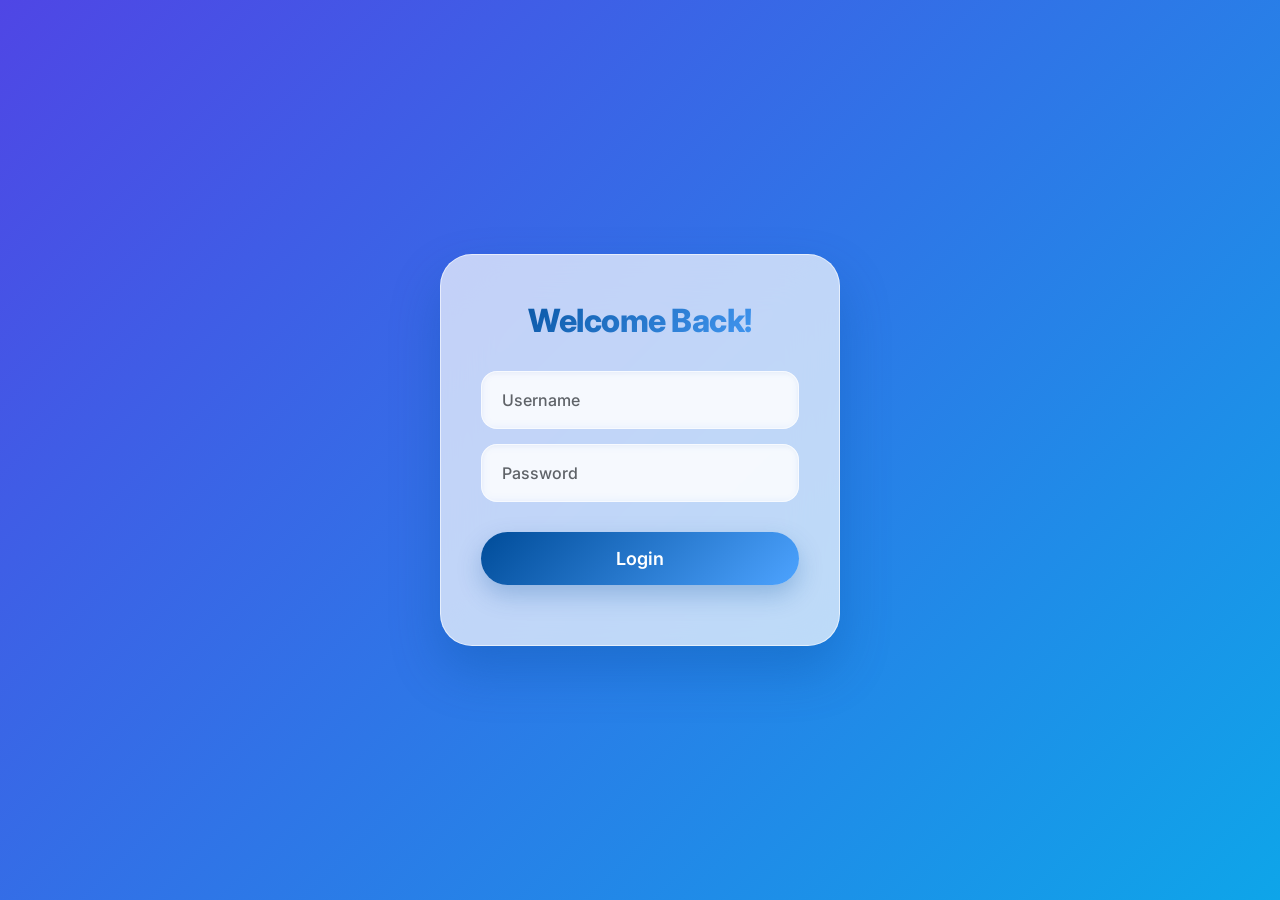
<file: frontend/pages/login.html>
<!DOCTYPE html>
<html>
<head>
    <meta charset="UTF-8" />
    <title>Login - NeoBank</title>
    <link rel="preconnect" href="https://fonts.googleapis.com">
    <link rel="preconnect" href="https://fonts.gstatic.com" crossorigin>
    <link href="https://fonts.googleapis.com/css2?family=Inter:wght@300;400;500;600;700;800&display=swap" rel="stylesheet">
    
    <link rel="stylesheet" href="../css/global.css" />
    <link rel="stylesheet" href="../css/auth.css" />
</head>
<body>

<div class="auth-container">
    <h2>Welcome Back!</h2>

    <input id="username" type="text" placeholder="Username" autocomplete="username" />
    <input id="password" type="password" placeholder="Password" autocomplete="current-password" />

    <button class="btn btn-primary" onclick="login()">Login</button>

    <p id="status"></p>
</div>

<script src="../js/api.js"></script>
<script src="../js/auth.js"></script>

</body>
</html>
</file>
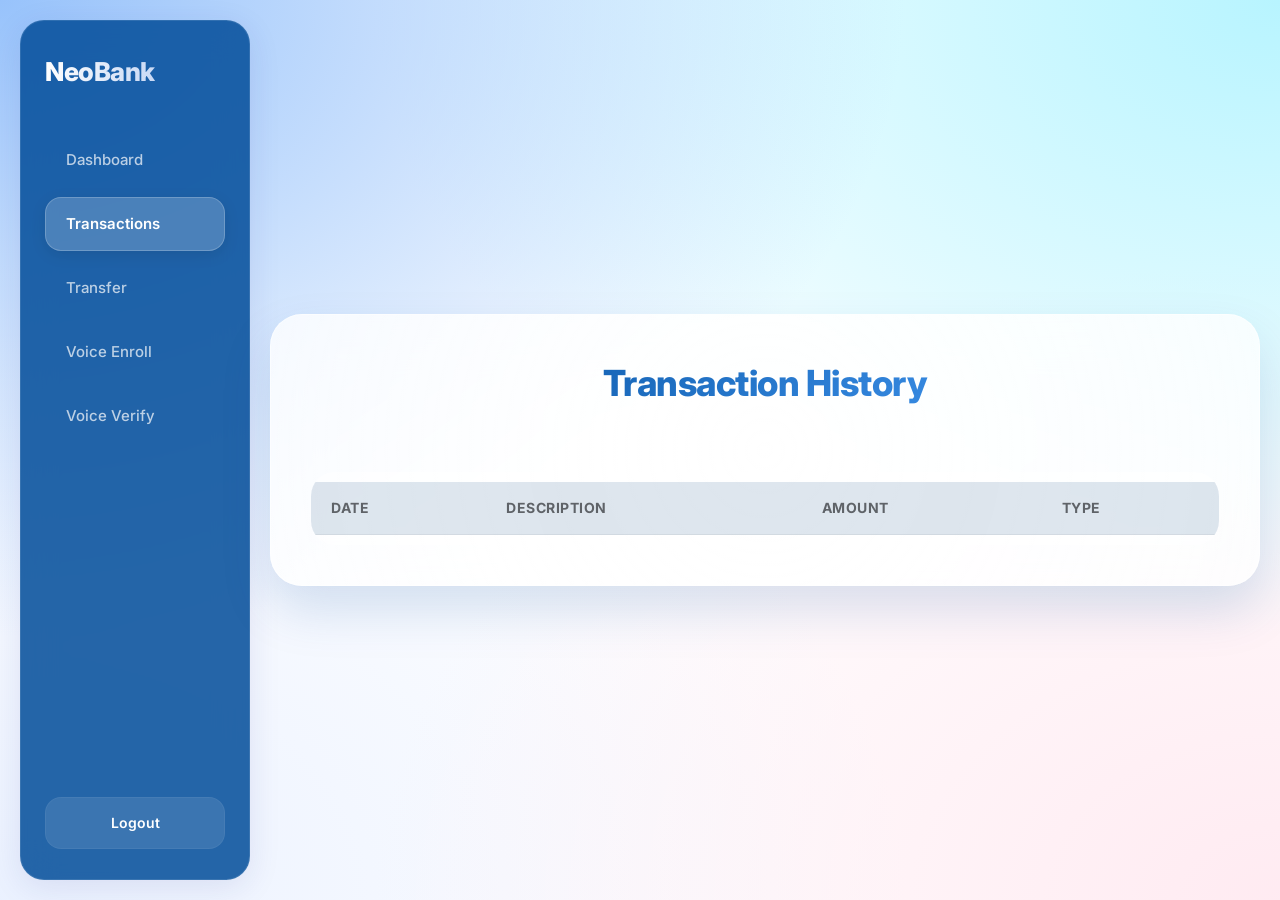
<file: frontend/pages/transactions.html>
<!DOCTYPE html>
<html>
<head>
    <meta charset="UTF-8" />
    <title>Transactions</title>
    <link rel="preconnect" href="https://fonts.googleapis.com">
    <link rel="preconnect" href="https://fonts.gstatic.com" crossorigin>
    <link href="https://fonts.googleapis.com/css2?family=Inter:wght@300;400;500;600;700;800&display=swap" rel="stylesheet">

    <link rel="stylesheet" href="../css/global.css">
    <link rel="stylesheet" href="../css/transactions.css">
</head>

<body>

<div class="layout">
    <aside class="sidebar">
        <h3>NeoBank</h3>
        <nav>
            <a href="dashboard.html">Dashboard</a>
            <a href="transactions.html" class="active">Transactions</a>
            <a href="transfer.html">Transfer</a>
            <a href="voice-enroll.html">Voice Enroll</a>
            <a href="voice-verify.html">Voice Verify</a>
        </nav>
        <div class="spacer"></div>
        <div class="logout-btn" onclick="logout()">Logout</div>
    </aside>
    
    <div class="container">
        <h2>Transaction History</h2>

        <table id="txTable">
            <thead>
                <tr>
                    <th>Date</th><th>Description</th><th>Amount</th><th>Type</th>
                </tr>
            </thead>
            <tbody></tbody> 
        </table>

    </div>
</div>

<script src="../js/api.js"></script>
<script src="../js/transactions.js"></script>

</body>
</html>
</file>
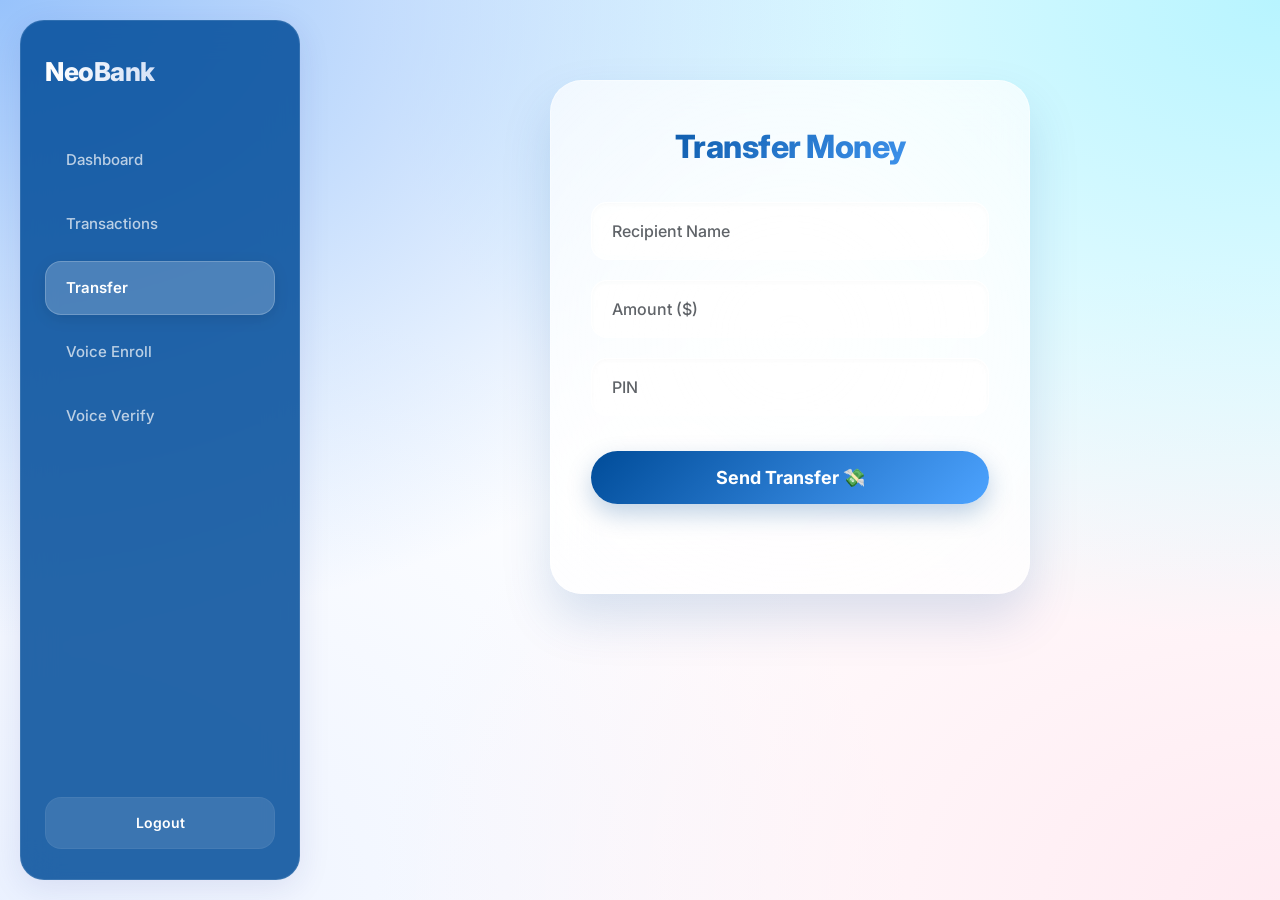
<file: frontend/pages/transfer.html>
<!DOCTYPE html>
<html>
<head>
    <meta charset="UTF-8" />
    <title>Transfer - NeoBank</title>
    <link rel="preconnect" href="https://fonts.googleapis.com">
    <link rel="preconnect" href="https://fonts.gstatic.com" crossorigin>
    <link href="https://fonts.googleapis.com/css2?family=Inter:wght@300;400;500;600;700;800&display=swap" rel="stylesheet">
    
    <link rel="stylesheet" href="../css/global.css">
    <link rel="stylesheet" href="../css/transfer.css">
</head>
<body>

<div class="layout">
    <aside class="sidebar">
        <h3>NeoBank</h3>
        <nav>
            <a href="dashboard.html">Dashboard</a>
            <a href="transactions.html">Transactions</a>
            <a href="transfer.html" class="active">Transfer</a>
            <a href="voice-enroll.html">Voice Enroll</a>
            <a href="voice-verify.html">Voice Verify</a>
        </nav>
        <div class="spacer"></div>
        <div class="logout-btn" onclick="logout()">Logout</div>
    </aside>

    <div class="container">
        <h2>Transfer Money</h2>
        
        <input id="recipient" placeholder="Recipient Name" autocomplete="off">
        <input id="amount" placeholder="Amount ($)" type="number">
        <input id="pin" placeholder="PIN" type="password" maxlength="4">

        <button class="btn btn-primary" onclick="makeTransfer()">
            Send Transfer 💸
        </button>

        <p id="result"></p>
    </div>
</div>

<script src="../js/api.js"></script>
<script src="../js/transfer.js"></script>

</body>
</html>
</file>
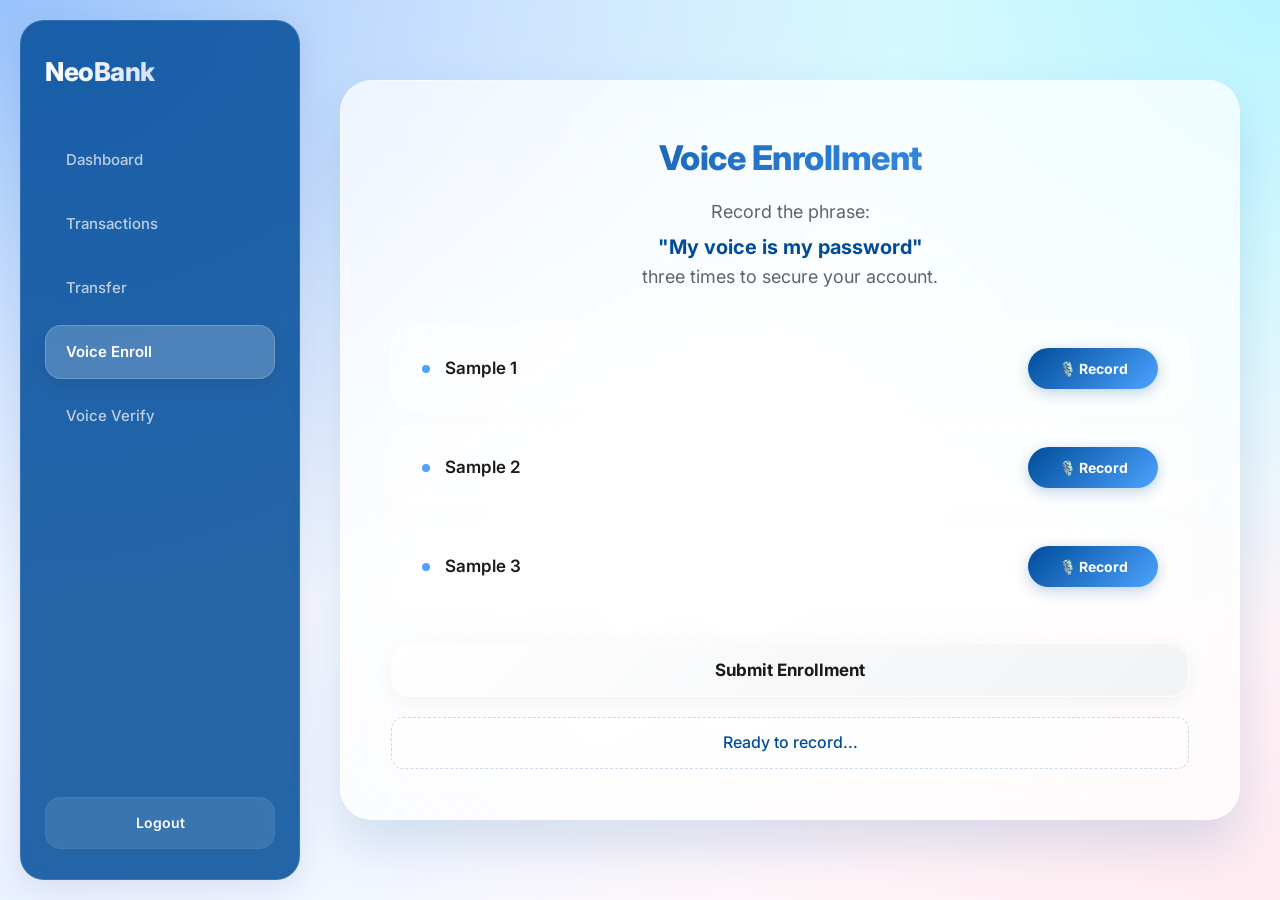
<file: frontend/pages/voice-enroll.html>
<!DOCTYPE html>
<html>
  <head>
    <meta charset="UTF-8" />
    <title>Voice Enrollment</title>
    <link rel="preconnect" href="https://fonts.googleapis.com">
    <link rel="preconnect" href="https://fonts.gstatic.com" crossorigin>
    <link href="https://fonts.googleapis.com/css2?family=Inter:wght@300;400;500;600;700;800&display=swap" rel="stylesheet">
    
    <link rel="stylesheet" href="../css/global.css" />
    <link rel="stylesheet" href="../css/voice.css" />
  </head>
  <body>
    <div class="layout">
    <aside class="sidebar">
      <h3>NeoBank</h3>
      <nav>
        <a href="dashboard.html">Dashboard</a>
        <a href="transactions.html">Transactions</a>
        <a href="transfer.html">Transfer</a>
        <a href="voice-enroll.html" class="active">Voice Enroll</a>
        <a href="voice-verify.html">Voice Verify</a>
      </nav>
      <div class="spacer"></div>
      <div class="logout-btn" onclick="logout()">Logout</div>
    </aside>

    <div class="container">
      <h2>Voice Enrollment</h2>
      <p class="subtitle">
        Record the phrase:
        <strong>"My voice is my password"</strong>
        three times to secure your account.
      </p>

      <div class="voice-controls">
        <div class="voice-row">
          <span>Sample 1</span>
          <button class="btn btn-primary" onclick="startEnrollRecording(1)">
            🎙️ Record
          </button>
        </div>
        <div class="voice-row">
          <span>Sample 2</span>
          <button class="btn btn-primary" onclick="startEnrollRecording(2)">
            🎙️ Record
          </button>
        </div>
        <div class="voice-row">
          <span>Sample 3</span>
          <button class="btn btn-primary" onclick="startEnrollRecording(3)">
            🎙️ Record
          </button>
        </div>
      </div>

      <div class="btn-full-width-wrapper">
        <button class="btn btn-secondary" onclick="submitEnrollment()" style="display: block; margin: 0 auto;">
          Submit Enrollment
        </button>
      </div>

      <p class="voice-status" id="enroll-status">Ready to record...</p>
    </div>

    <script src="../js/api.js"></script>
    <script src="../js/voice.js"></script>
    </div>
  </body>
</html>
</file>
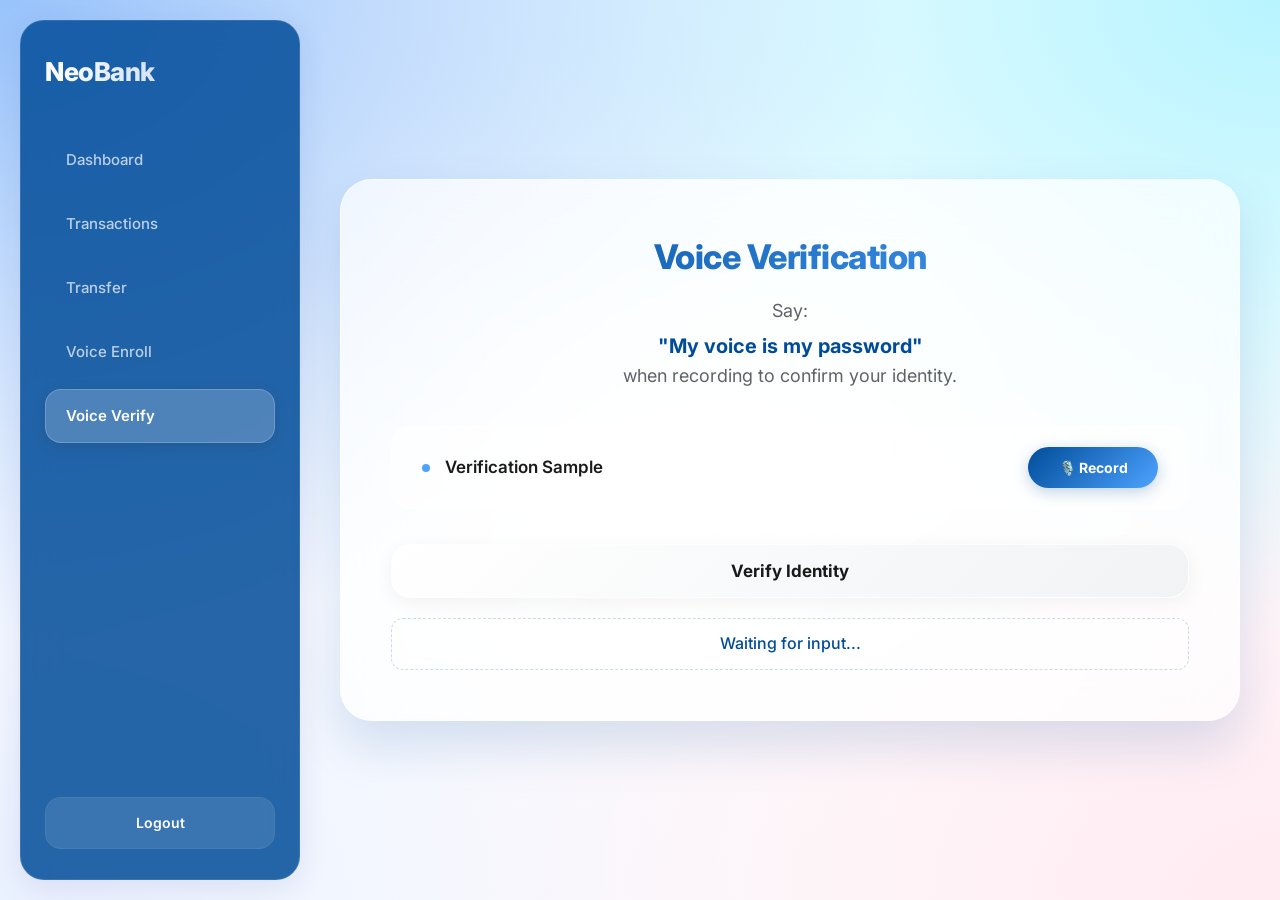
<file: frontend/pages/voice-verify.html>
<!DOCTYPE html>
<html>
  <head>
    <meta charset="UTF-8" />
    <title>Voice Verification</title>
    <link rel="preconnect" href="https://fonts.googleapis.com" />
    <link rel="preconnect" href="https://fonts.gstatic.com" crossorigin />
    <link
      href="https://fonts.googleapis.com/css2?family=Inter:wght@300;400;500;600;700;800&display=swap"
      rel="stylesheet"
    />

    <link rel="stylesheet" href="../css/global.css" />
    <link rel="stylesheet" href="../css/voice.css" />
  </head>
  <body>
    <div class="layout">
      <aside class="sidebar">
        <h3>NeoBank</h3>
        <nav>
          <a href="dashboard.html">Dashboard</a>
          <a href="transactions.html">Transactions</a>
          <a href="transfer.html">Transfer</a>
          <a href="voice-enroll.html">Voice Enroll</a>
          <a href="voice-verify.html" class="active">Voice Verify</a>
        </nav>
        <div class="spacer"></div>
        <div class="logout-btn" onclick="logout()">Logout</div>
      </aside>

      <div class="container">
        <h2>Voice Verification</h2>
        <p class="subtitle">
          Say: <strong>"My voice is my password"</strong> when recording to confirm your identity.
        </p>

        <div class="voice-controls">
          <div class="voice-row">
            <span>Verification Sample</span>
            <button class="btn btn-primary" onclick="startVerifyRecording()">
              🎙️ Record
            </button>
          </div>
        </div>

        <div class="btn-full-width-wrapper">
          <button class="btn btn-secondary" onclick="submitVerification()">
            Verify Identity
          </button>
        </div>

        <p class="voice-status" id="verify-status">Waiting for input...</p>
      </div>
    </div>
    <script src="../js/api.js"></script>
    <script src="../js/voice.js"></script>
  </body>
</html>
</file>
<file: frontend/css/global.css>
/* GLOBAL THEME - Glassmorphism Bank Aesthetic */
@import url('https://fonts.googleapis.com/css2?family=Inter:wght@300;400;500;600;700&display=swap');

:root {
    /* Refined Palette for Glassmorphism */
    --primary: #004c99;
    --primary-light: #4da3ff; /* Brighter for better contrast on glass */
    --accent: #00d2d3;
    --danger: #ff6b6b;
    --bg: #eef2f5; /* Fallback */
    --text: #1a1a1a; /* Darker for readability */
    --muted: #5f6368;
    --card-bg: rgba(255, 255, 255, 0.65); /* Translucent for glass effect */
    --border: rgba(255, 255, 255, 0.6); /* Glassy border */
    --radius: 24px; /* Larger radius for modern feel */
    --shadow-soft: 0 8px 32px 0 rgba(31, 38, 135, 0.1);
    --shadow-deep: 0 15px 45px rgba(0, 0, 0, 0.15);
}

* {
    box-sizing: border-box;
    margin: 0;
    padding: 0;
    font-family: 'Inter', sans-serif;
}

body {
    background: linear-gradient(135deg, #f6f9fc 0%, #eef2f5 100%);
    /* Adding decorative background blobs for glass effect */
    background-image: 
        radial-gradient(at 0% 0%, hsla(214,93%,79%,1) 0, transparent 50%), 
        radial-gradient(at 100% 0%, hsla(189,100%,86%,1) 0, transparent 50%), 
        radial-gradient(at 100% 100%, hsla(340,100%,96%,1) 0, transparent 50%), 
        radial-gradient(at 0% 100%, hsla(220,100%,96%,1) 0, transparent 50%);
    background-attachment: fixed;
    color: var(--text);
    line-height: 1.6;
    min-height: 100vh;
}

/* --- Layout with sidebar --- */

.layout {
    display: flex;
    min-height: 100vh;
    padding: 20px; /* Floating layout */
    gap: 20px;
}

.sidebar {
    width: 280px;
    /* Glassmorphism style */
    background: rgba(0, 76, 153, 0.85); 
    backdrop-filter: blur(16px);
    -webkit-backdrop-filter: blur(16px);
    color: #fff;
    padding: 30px 24px;
    display: flex;
    flex-direction: column;
    border-radius: var(--radius);
    border: 1px solid rgba(255, 255, 255, 0.1);
    box-shadow: var(--shadow-soft);
}

.sidebar h3 {
    margin-bottom: 40px;
    font-size: 26px;
    font-weight: 800;
    letter-spacing: -0.5px;
    display: flex;
    align-items: center;
    gap: 10px;
    background: linear-gradient(to right, #fff, #a6c1ee);
    -webkit-background-clip: text;
    -webkit-text-fill-color: transparent;
}

.sidebar nav a {
    display: block;
    color: rgba(255, 255, 255, 0.7);
    text-decoration: none;
    padding: 14px 20px;
    border-radius: 16px;
    margin-bottom: 10px;
    font-size: 15px;
    font-weight: 500;
    transition: all 0.3s ease;
    border: 1px solid transparent;
}

.sidebar nav a:hover {
    background: rgba(255, 255, 255, 0.1);
    color: #fff;
    transform: translateX(5px);
}

.sidebar nav a.active {
    background: rgba(255, 255, 255, 0.2);
    border: 1px solid rgba(255, 255, 255, 0.2);
    color: #fff;
    font-weight: 600;
    box-shadow: 0 4px 15px rgba(0,0,0,0.1);
}

.sidebar .spacer {
    flex: 1;
}

.sidebar .logout-btn {
    margin-top: auto;
    padding: 14px 20px;
    border-radius: 16px;
    background: rgba(255, 255, 255, 0.1);
    cursor: pointer;
    text-align: center;
    font-size: 14px;
    font-weight: 600;
    transition: all 0.3s ease;
    border: 1px solid rgba(255, 255, 255, 0.05);
}

.sidebar .logout-btn:hover {
    background: rgba(255, 50, 50, 0.2);
    border-color: rgba(255, 50, 50, 0.3);
}

/* --- Main content --- */

.content {
    flex: 1;
    /* Glass panel for main content area */
    background: rgba(255, 255, 255, 0.4);
    backdrop-filter: blur(20px);
    -webkit-backdrop-filter: blur(20px);
    border-radius: var(--radius);
    border: 1px solid rgba(255, 255, 255, 0.4);
    box-shadow: var(--shadow-soft);
    padding: 40px;
    overflow-y: auto;
}

.page-title {
    font-size: 36px;
    font-weight: 800;
    margin-bottom: 8px;
    color: var(--text);
    letter-spacing: -1px;
}

.page-subtitle {
    color: var(--muted);
    font-size: 16px;
    margin-bottom: 40px;
    font-weight: 500;
}

/* --- Cards and containers --- */

.card {
    background: var(--card-bg);
    border-radius: var(--radius);
    box-shadow: 0 4px 20px rgba(0,0,0,0.05);
    border: 1px solid var(--border);
    padding: 28px;
    margin-bottom: 24px;
    transition: all 0.3s ease;
    backdrop-filter: blur(10px);
}

.card:hover {
    transform: translateY(-5px);
    box-shadow: 0 15px 35px rgba(0,0,0,0.08);
    background: rgba(255, 255, 255, 0.8);
}

.card-header {
    font-weight: 700;
    font-size: 20px;
    margin-bottom: 20px;
    color: var(--primary);
    display: flex;
    align-items: center;
    justify-content: space-between;
}

.grid {
    display: grid;
    gap: 24px;
}

/* --- Buttons --- */

.btn {
    border-radius: 14px;
    border: none;
    padding: 14px 28px;
    font-size: 15px;
    font-weight: 600;
    cursor: pointer;
    display: inline-flex;
    align-items: center;
    justify-content: center;
    gap: 10px;
    transition: all 0.3s cubic-bezier(0.4, 0, 0.2, 1);
    position: relative;
    overflow: hidden;
}

.btn-primary {
    background: var(--primary);
    background: linear-gradient(135deg, var(--primary) 0%, var(--primary-light) 100%);
    color: #fff;
    box-shadow: 0 4px 15px rgba(0, 76, 153, 0.3);
}

.btn-primary:hover {
    transform: translateY(-2px);
    box-shadow: 0 8px 25px rgba(0, 76, 153, 0.4);
    filter: brightness(1.1);
}

.btn-secondary {
    background: rgba(255, 255, 255, 0.7);
    color: var(--text);
    border: 1px solid rgba(0,0,0,0.05);
}

.btn-secondary:hover {
    background: #fff;
    transform: translateY(-2px);
    box-shadow: 0 4px 15px rgba(0,0,0,0.05);
}

.btn-danger {
    background: var(--danger);
    background: linear-gradient(135deg, #ff6b6b 0%, #ee5253 100%);
    color: #fff;
    box-shadow: 0 4px 15px rgba(220, 53, 69, 0.3);
}

.btn-danger:hover {
    transform: translateY(-2px);
    box-shadow: 0 8px 25px rgba(220, 53, 69, 0.4);
}

.btn-ghost {
    background: transparent;
    color: var(--muted);
    padding: 12px 16px;
    box-shadow: none;
}

.btn-ghost:hover {
    color: var(--primary);
    background: rgba(0, 76, 153, 0.05);
    transform: none;
}

/* --- Forms --- */

input, select {
    width: 100%;
    padding: 14px 18px;
    margin-bottom: 20px;
    border-radius: 14px;
    border: 1px solid rgba(0,0,0,0.08);
    font-size: 15px;
    outline: none;
    background: rgba(255, 255, 255, 0.6);
    transition: all 0.3s ease;
    backdrop-filter: blur(5px);
}

input:focus, select:focus {
    border-color: var(--primary-light);
    background: #fff;
    box-shadow: 0 0 0 4px rgba(0, 76, 153, 0.1);
}

/* --- Status / alerts --- */

.alert {
    padding: 16px 20px;
    border-radius: 14px;
    font-size: 15px;
    margin-bottom: 20px;
    font-weight: 500;
    display: flex;
    align-items: center;
    backdrop-filter: blur(5px);
}

.alert-success {
    background: rgba(212, 237, 218, 0.7);
    color: #155724;
    border: 1px solid rgba(195, 230, 203, 0.5);
}

.alert-error {
    background: rgba(248, 215, 218, 0.7);
    color: #721c24;
    border: 1px solid rgba(245, 198, 203, 0.5);
}

.alert-info {
    background: rgba(209, 236, 241, 0.7);
    color: #0c5460;
    border: 1px solid rgba(190, 229, 235, 0.5);
}

/* --- Tables --- */

table {
    width: 100%;
    border-collapse: separate; /* Changed for radius on rows */
    border-spacing: 0;
    border-radius: var(--radius);
    overflow: hidden;
    background: rgba(255, 255, 255, 0.5);
    box-shadow: none;
}

thead {
    background: rgba(0, 0, 0, 0.03);
}

th, td {
    padding: 18px 24px;
    border-bottom: 1px solid rgba(0,0,0,0.05);
    font-size: 15px;
    text-align: left;
}

th {
    font-weight: 600;
    color: var(--muted);
    text-transform: uppercase;
    font-size: 12px;
    letter-spacing: 1px;
}

tbody tr:last-child td {
    border-bottom: none;
}

tbody tr {
    transition: background 0.2s;
}

tbody tr:hover {
    background: rgba(255, 255, 255, 0.6);
}

/* --- Utility --- */

.text-muted { color: var(--muted); }
.text-right { text-align: right; }

.badge {
    display: inline-block;
    padding: 6px 14px;
    border-radius: 50px;
    font-size: 12px;
    font-weight: 700;
    text-transform: uppercase;
    letter-spacing: 0.5px;
    box-shadow: 0 2px 5px rgba(0,0,0,0.05);
}

.badge-success { background: #d1e7dd; color: #0f5132; }
.badge-danger { background: #f8d7da; color: #842029; }
</file>
<file: frontend/css/dashboard.css>
/* Dashboard Specific Styles */

.accounts-grid {
    display: grid;
    grid-template-columns: repeat(auto-fit, minmax(320px, 1fr)); /* Wider cards */
    gap: 24px;
    margin-bottom: 40px;
}

.account-card {
    /* Glassmorphism Card Style */
    background: linear-gradient(120deg, rgba(0, 76, 153, 0.9), rgba(77, 163, 255, 0.8));
    backdrop-filter: blur(12px);
    -webkit-backdrop-filter: blur(12px);
    border: 1px solid rgba(255, 255, 255, 0.2);
    color: #ffffff;
    border-radius: 24px;
    padding: 28px;
    box-shadow: 0 15px 35px rgba(0, 76, 153, 0.2);
    position: relative;
    overflow: hidden;
    transition: all 0.4s cubic-bezier(0.175, 0.885, 0.32, 1.275);
    cursor: pointer;
}

.account-card:hover {
    transform: translateY(-8px) scale(1.02);
    box-shadow: 0 20px 50px rgba(0, 76, 153, 0.3);
}

/* Decorative circles for card background */
.account-card::before {
    content: '';
    position: absolute;
    top: -50px;
    right: -50px;
    width: 150px;
    height: 150px;
    background: rgba(255,255,255,0.1);
    border-radius: 50%;
    z-index: 0;
}

.account-card::after {
    content: '';
    position: absolute;
    bottom: -30px;
    left: -30px;
    width: 120px;
    height: 120px;
    background: rgba(255,255,255,0.1);
    border-radius: 50%;
    z-index: 0;
}

.account-card .type, 
.account-card .balance, 
.account-card .number, 
.account-card .chip {
    position: relative;
    z-index: 1;
}

.account-card .type {
    font-size: 14px;
    font-weight: 600;
    text-transform: uppercase;
    letter-spacing: 1px;
    opacity: 0.8;
    margin-bottom: 15px;
}

.account-card .balance {
    font-size: 38px;
    margin: 0 0 20px 0;
    font-weight: 700;
    text-shadow: 0 2px 10px rgba(0,0,0,0.1);
}

.account-card .number {
    font-size: 16px;
    font-family: 'Courier Prime', monospace;
    letter-spacing: 2px;
    opacity: 0.9;
}

.account-card .chip {
    position: absolute;
    right: 28px;
    top: 28px;
    width: 50px;
    height: 36px;
    border-radius: 6px;
    background: linear-gradient(135deg, #fdfbfb 0%, #ebedee 100%);
    box-shadow: inset 0 1px 2px rgba(255,255,255,0.5), 0 2px 5px rgba(0,0,0,0.1);
    border: 1px solid rgba(0,0,0,0.1);
}

/* Recent Transactions */

.recent-tx-list {
    margin-top: 10px;
}

.recent-tx-item {
    display: flex;
    justify-content: space-between;
    align-items: center;
    padding: 16px 0;
    border-bottom: 1px solid rgba(0,0,0,0.05);
    font-size: 15px;
    transition: transform 0.2s;
}

.recent-tx-item:hover {
    transform: translateX(5px);
    background-color: transparent; /* Handled by parent */
}

.recent-tx-item:last-child {
    border-bottom: none;
}

/* --- Voice Assistant Widget --- */

.voice-assistant {
    margin-top: 40px;
    padding: 35px;
    background: linear-gradient(145deg, rgba(255,255,255,0.8), rgba(255,255,255,0.5));
    backdrop-filter: blur(10px);
    border: 1px solid rgba(255,255,255,0.6);
    border-radius: var(--radius);
    box-shadow: var(--shadow-soft);
    border-left: 6px solid var(--primary-light);
    display: flex;
    flex-direction: column;
    align-items: center; /* Centered for better focus */
    text-align: center;
}

.voice-assistant h2 {
    font-size: 24px;
    color: var(--primary);
    margin-bottom: 10px;
    font-weight: 800;
}

.voice-assistant p {
    color: var(--muted);
    font-size: 16px;
    margin-bottom: 25px;
    max-width: 500px;
}

.voice-btn {
    padding: 16px 32px;
    background: var(--primary);
    background: linear-gradient(135deg, var(--primary-light), var(--primary));
    color: white;
    border-radius: 50px; /* Pill shape */
    border: none;
    cursor: pointer;
    font-size: 16px;
    font-weight: 700;
    box-shadow: 0 10px 25px rgba(0, 123, 255, 0.25);
    transition: all 0.3s ease;
    display: flex;
    align-items: center;
    gap: 10px;
}

.voice-btn:hover {
    transform: translateY(-3px) scale(1.05);
    box-shadow: 0 15px 35px rgba(0, 123, 255, 0.35);
}

.voice-btn:active {
    transform: translateY(0) scale(0.98);
}

.voice-result {
    width: 100%;
    margin-top: 30px;
    padding: 20px;
    background: rgba(255, 255, 255, 0.5);
    border: 1px solid rgba(255, 255, 255, 0.4);
    border-radius: 16px;
    min-height: 60px;
    color: var(--text);
    font-size: 16px;
    font-style: normal;
    display: flex;
    align-items: center;
    justify-content: center;
    box-shadow: inset 0 2px 5px rgba(0,0,0,0.03);
}
</file>
<file: frontend/css/auth.css>
/* Authentication Specific Styles - Glassmorphism */

body {
    /* Retaining the original background gradient but ensuring it serves as a vibrant backdrop */
    background: linear-gradient(135deg, #4f46e5, #0ea5e9); 
    min-height: 100vh;
    display: flex;
    align-items: center;
    justify-content: center;
    /* Assuming Inter font is applied globally/via HTML link */
    font-family: 'Inter', sans-serif;
}

/* The Glass Card */
.auth-container {
    width: 400px; /* Slightly wider for a modern feel */
    
    /* Glassmorphism Effect */
    background: rgba(255, 255, 255, 0.7);
    backdrop-filter: blur(25px);
    -webkit-backdrop-filter: blur(25px);
    border: 1px solid rgba(255, 255, 255, 0.6);
    border-radius: 32px;
    
    padding: 40px; /* Increased padding */
    box-shadow: 0 25px 50px rgba(0, 76, 153, 0.3);
    
    display: flex;
    flex-direction: column;
    position: relative;
    overflow: hidden;
}

/* H2 Title Gradient */
.auth-container h2 {
    text-align: center;
    margin-bottom: 25px;
    font-size: 32px;
    font-weight: 800;
    
    /* Gradient Text */
    background: linear-gradient(135deg, var(--primary), var(--primary-light));
    -webkit-background-clip: text;
    -webkit-text-fill-color: transparent;
    letter-spacing: -0.5px;
}

/* Form Inputs */
.auth-container input {
    width: 100%;
    padding: 18px 20px;
    margin-bottom: 15px; /* Adjusted spacing */
    border-radius: 16px;
    border: 1px solid rgba(255, 255, 255, 0.6);
    background: rgba(255, 255, 255, 0.5);
    font-size: 16px;
    color: var(--text);
    outline: none;
    transition: all 0.3s ease;
    box-shadow: inset 0 2px 4px rgba(0,0,0,0.02);
}

.auth-container input:focus {
    background: #ffffff;
    border-color: var(--primary-light);
    box-shadow: 0 5px 15px rgba(0, 76, 153, 0.1);
    transform: translateY(-2px);
}

.auth-container input::placeholder {
    color: var(--muted);
    font-weight: 500;
}

/* Button Styling */
.auth-container .btn-primary {
    width: 100%;
    padding: 16px;
    font-size: 18px;
    border-radius: 50px; /* Pill shape */
    margin-top: 15px;
    /* Uses gradient from global.css */
    box-shadow: 0 10px 25px rgba(0, 76, 153, 0.25);
    transition: all 0.3s ease;
}

.auth-container .btn-primary:hover {
    transform: translateY(-3px);
    box-shadow: 0 15px 35px rgba(0, 76, 153, 0.35);
}

.auth-container #status {
    margin-top: 20px;
    font-size: 14px;
    text-align: center;
    font-weight: 600;
    color: #b91c1c; /* Error red */
}
</file>
<file: frontend/css/transactions.css>
/* Transactions Specific Styles - Glassmorphism Table */

body {
    min-height: 100vh;
}

/* The Main Glass Card (Wider for Table Data) */
.container {
    width: 100%;
    max-width: 1200px; /* Wide container for detailed table data */
    margin: 60px auto; 
    align-self: center;
    height: fit-content;

    /* Glass Effect */
    background: rgba(255, 255, 255, 0.75);
    backdrop-filter: blur(25px);
    -webkit-backdrop-filter: blur(25px);
    border: 1px solid rgba(255, 255, 255, 0.6);
    border-radius: 32px;
    
    padding: 40px;
    box-shadow: 0 25px 50px rgba(0, 76, 153, 0.15);
    
    display: flex;
    flex-direction: column;
    position: relative;
    overflow: hidden;
}

/* Background Glow */
.container::before {
    content: '';
    position: absolute;
    top: -50%;
    left: -50%;
    width: 200%;
    height: 200%;
    background: radial-gradient(circle at 50% 50%, rgba(255,255,255,0.8) 0%, transparent 60%);
    pointer-events: none;
    z-index: -1;
}

.container h2 {
    text-align: center;
    font-size: 36px;
    font-weight: 800;
    margin-bottom: 30px;
    letter-spacing: -0.5px;
    background: linear-gradient(135deg, var(--primary), var(--primary-light));
    -webkit-background-clip: text;
    -webkit-text-fill-color: transparent;
}

/* --- Table Styling --- */

#txTable {
    width: 100%;
    border-collapse: separate; /* Allows for spacing/shadows on rows */
    border-spacing: 0 10px; /* Space between rows */
    margin-top: 30px;
}

/* Table Header */
#txTable thead tr {
    background: rgba(0, 76, 153, 0.1); /* Subtle background for header */
    color: var(--primary);
    font-weight: 700;
    /* Removed border radius here to keep it simple, but good padding */
}

#txTable th {
    padding: 15px 20px;
    text-align: left;
    font-weight: 700;
    font-size: 14px;
    text-transform: uppercase;
    letter-spacing: 0.5px;
}

/* Table Body Rows - styled as individual glass segments */
#txTable tbody tr {
    background: rgba(255, 255, 255, 0.8);
    border-radius: 12px;
    box-shadow: 0 2px 8px rgba(0, 0, 0, 0.05);
    transition: all 0.2s;
    overflow: hidden; /* Ensures inner cells don't bleed out of rounded corners */
}

#txTable tbody tr:hover {
    background: #fff;
    box-shadow: 0 6px 20px rgba(0, 0, 0, 0.1);
    transform: translateY(-2px);
}

#txTable td {
    padding: 18px 20px;
    font-size: 16px;
    color: var(--text);
    border: none; /* Remove default table borders */
}

/* Specific styling for the Amount column */
#txTable td:nth-child(3) {
    font-weight: 600;
    text-align: right;
    color: var(--text); 
    min-width: 120px;
}

/* Specific styling for the Type column */
#txTable td:nth-child(4) {
    font-weight: 600;
    text-align: center;
    min-width: 100px;
}
</file>
<file: frontend/css/transfer.css>
/* Transfer Specific Styles - Glassmorphism */

body {
    min-height: 100vh;
}

/* The Main Glass Card */
.container {
    width: 100%;
    max-width: 480px;
    margin: 60px auto;
    align-self: flex-start;
    
    /* Glass Effect */
    background: rgba(255, 255, 255, 0.65);
    backdrop-filter: blur(20px);
    -webkit-backdrop-filter: blur(20px);
    border: 1px solid rgba(255, 255, 255, 0.5);
    border-radius: 32px;
    
    padding: 40px;
    box-shadow: 0 25px 50px rgba(0, 76, 153, 0.15);
    
    display: flex;
    flex-direction: column;
    position: relative;
    overflow: hidden;
}

/* Background Glow */
.container::before {
    content: '';
    position: absolute;
    top: -50%;
    left: -50%;
    width: 200%;
    height: 200%;
    background: radial-gradient(circle at 50% 50%, rgba(255,255,255,0.8) 0%, transparent 60%);
    pointer-events: none;
    z-index: -1;
}

.container h2 {
    text-align: center;
    font-size: 32px;
    font-weight: 800;
    margin-bottom: 30px;
    letter-spacing: -0.5px;
    background: linear-gradient(135deg, var(--primary), var(--primary-light));
    -webkit-background-clip: text;
    -webkit-text-fill-color: transparent;
}

/* Form Inputs */
.container input {
    width: 100%;
    padding: 18px 20px;
    margin-bottom: 20px;
    border-radius: 16px;
    border: 1px solid rgba(255, 255, 255, 0.6);
    background: rgba(255, 255, 255, 0.5);
    font-size: 16px;
    color: var(--text);
    outline: none;
    transition: all 0.3s ease;
    box-shadow: inset 0 2px 4px rgba(0,0,0,0.02);
}

.container input:focus {
    background: #ffffff;
    border-color: var(--primary-light);
    box-shadow: 0 5px 15px rgba(0, 76, 153, 0.1);
    transform: translateY(-2px);
}

.container input::placeholder {
    color: var(--muted);
    font-weight: 500;
}

/* --- BUTTON FIX --- */
.container .btn-primary {
    width: 100%;               /* Full width */
    padding: 16px;             /* Taller touch target */
    font-size: 18px;
    font-weight: 700;
    border-radius: 50px;       /* Pill shape */
    margin-top: 15px;
    justify-content: center;   /* Center the text/icon */
    box-shadow: 0 10px 25px rgba(0, 76, 153, 0.25);
}

.container .btn-primary:hover {
    transform: translateY(-3px);
    box-shadow: 0 15px 35px rgba(0, 76, 153, 0.35);
}
/* ---------------- */

/* Result Message */
#result {
    margin-top: 25px;
    text-align: center;
    font-size: 16px;
    font-weight: 500;
    min-height: 24px;
}
</file>
<file: frontend/css/voice.css>
/* Voice Specific Styles - Fluid Glassmorphism */

/* Ensure the body fills the screen to show background gradients */
body {
    min-height: 100vh;
}

/* The main Glass Card */
.container {
    /* Fluid width settings */
    width: 100%;
    max-width: 900px; /* Slight adjustment for better focus */
    
    /* VITAL FIXES FOR EXTRA SPACE: */
    height: fit-content;       /* Only grow as tall as the content */
    align-self: center;        /* Stop stretching to match sidebar height */
    margin: 40px auto;         /* Center horizontally with spacing */

    /* Glass Effect */
    background: rgba(255, 255, 255, 0.7);
    backdrop-filter: blur(25px);
    -webkit-backdrop-filter: blur(25px);
    border: 1px solid rgba(255, 255, 255, 0.6);
    border-radius: 32px;
    
    padding: 50px;
    box-shadow: 0 25px 50px rgba(0, 76, 153, 0.15);
    
    display: flex;
    flex-direction: column;
    position: relative;
    overflow: hidden;
}

/* Decorative background glow behind the container */
.container::before {
    content: '';
    position: absolute;
    top: -50%;
    left: -50%;
    width: 200%;
    height: 200%;
    background: radial-gradient(circle at 50% 50%, rgba(255,255,255,0.8) 0%, transparent 50%);
    pointer-events: none;
    z-index: -1;
}

.container h2 {
    text-align: center;
    font-size: 34px;
    font-weight: 800;
    /* Gradient Text */
    background: linear-gradient(135deg, var(--primary), var(--primary-light));
    -webkit-background-clip: text;
    -webkit-text-fill-color: transparent;
    margin-bottom: 12px;
    letter-spacing: -0.5px;
}

.container p.subtitle {
    text-align: center;
    font-size: 18px;
    color: var(--muted);
    margin-bottom: 35px;
    line-height: 1.6;
    max-width: 600px;
    margin-left: auto;
    margin-right: auto;
}

.container p.subtitle strong {
    color: var(--primary);
    font-weight: 700;
    display: block;
    margin-top: 5px;
    font-size: 20px;
}

.voice-controls {
    display: flex;
    flex-direction: column;
    gap: 16px;
    margin-bottom: 30px;
    width: 100%;
}

/* The recording "Slots" */
.voice-row {
    display: flex;
    justify-content: space-between;
    align-items: center;
    padding: 20px 30px;
    
    /* Inner Glass styling */
    background: rgba(255, 255, 255, 0.5);
    border: 1px solid rgba(255, 255, 255, 0.6);
    border-radius: 20px;
    transition: all 0.3s ease;
}

.voice-row:hover {
    background: rgba(255, 255, 255, 0.95);
    border-color: var(--primary-light);
    transform: translateY(-3px);
    box-shadow: 0 10px 30px rgba(0, 76, 153, 0.1);
}

.voice-row span {
    font-size: 17px;
    font-weight: 600;
    color: var(--text);
    display: flex;
    align-items: center;
    gap: 15px;
}

.voice-row span::before {
    content: '';
    display: block;
    width: 8px;
    height: 8px;
    border-radius: 50%;
    background: var(--primary-light);
}

/* Record Buttons within rows */
.voice-row .btn-primary {
    padding: 12px 24px;
    font-size: 14px;
    min-width: 130px;
    border-radius: 50px;
    box-shadow: 0 4px 15px rgba(0, 76, 153, 0.25);
    font-weight: 700;
    flex-shrink: 0; 
}

.voice-status {
    text-align: center;
    font-size: 16px;
    color: var(--primary);
    margin-top: 20px;
    font-weight: 500;
    padding: 12px;
    border-radius: 12px;
    background: rgba(255, 255, 255, 0.4);
    border: 1px dashed rgba(0, 76, 153, 0.2);
}

/* Full width submit buttons */
.btn-full-width-wrapper {
    margin-top: 5px;
    width: 100%;
}

.btn-full-width-wrapper .btn-secondary {
    width: 100%;
    font-size: 17px;
    padding: 16px;
    border-radius: 20px;
    background: linear-gradient(135deg, #ffffff 0%, #f1f3f5 100%);
    border: 1px solid rgba(255, 255, 255, 0.8);
    color: var(--text);
    font-weight: 700;
    box-shadow: 0 5px 20px rgba(0,0,0,0.05);
    transition: all 0.3s ease;
    cursor: pointer;
}

.btn-full-width-wrapper .btn-secondary:hover {
    background: #fff;
    transform: translateY(-2px);
    box-shadow: 0 10px 30px rgba(0,0,0,0.1);
    color: var(--primary);
    border-color: var(--primary-light);
}
</file>
